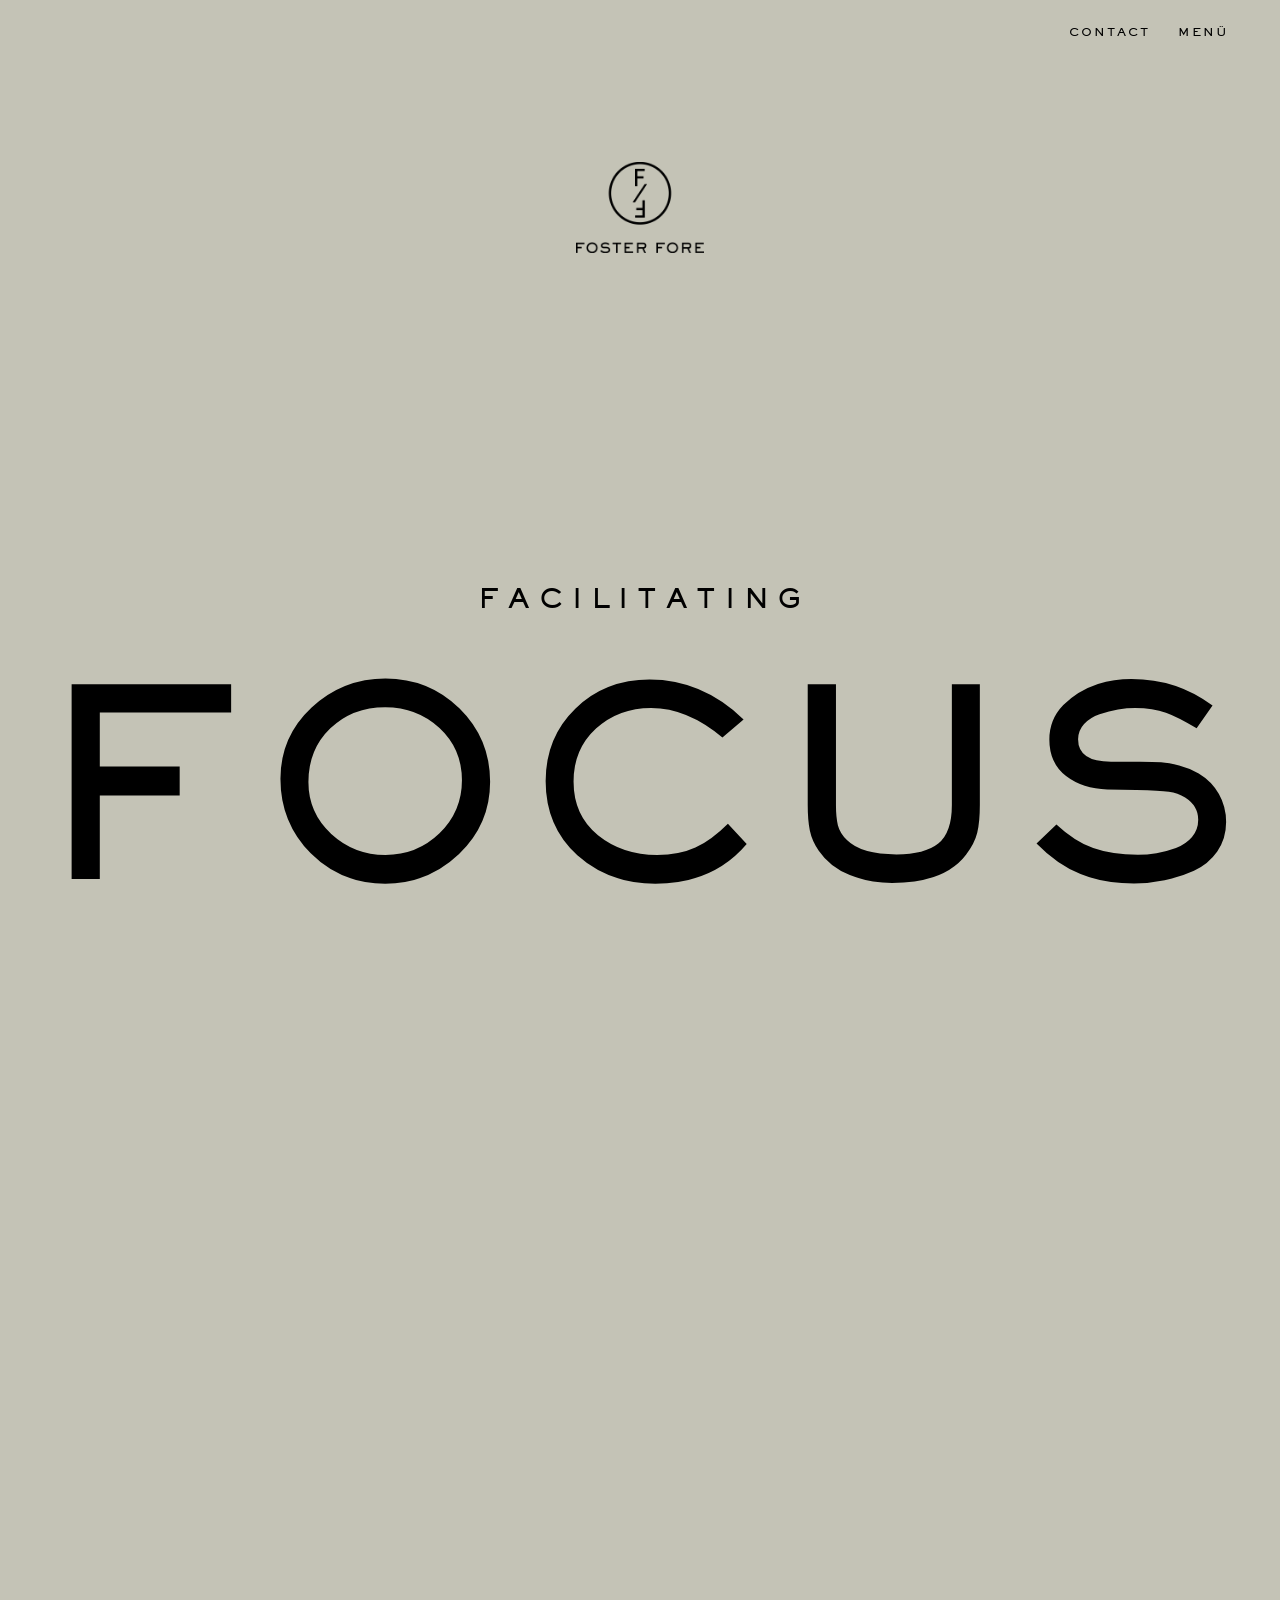
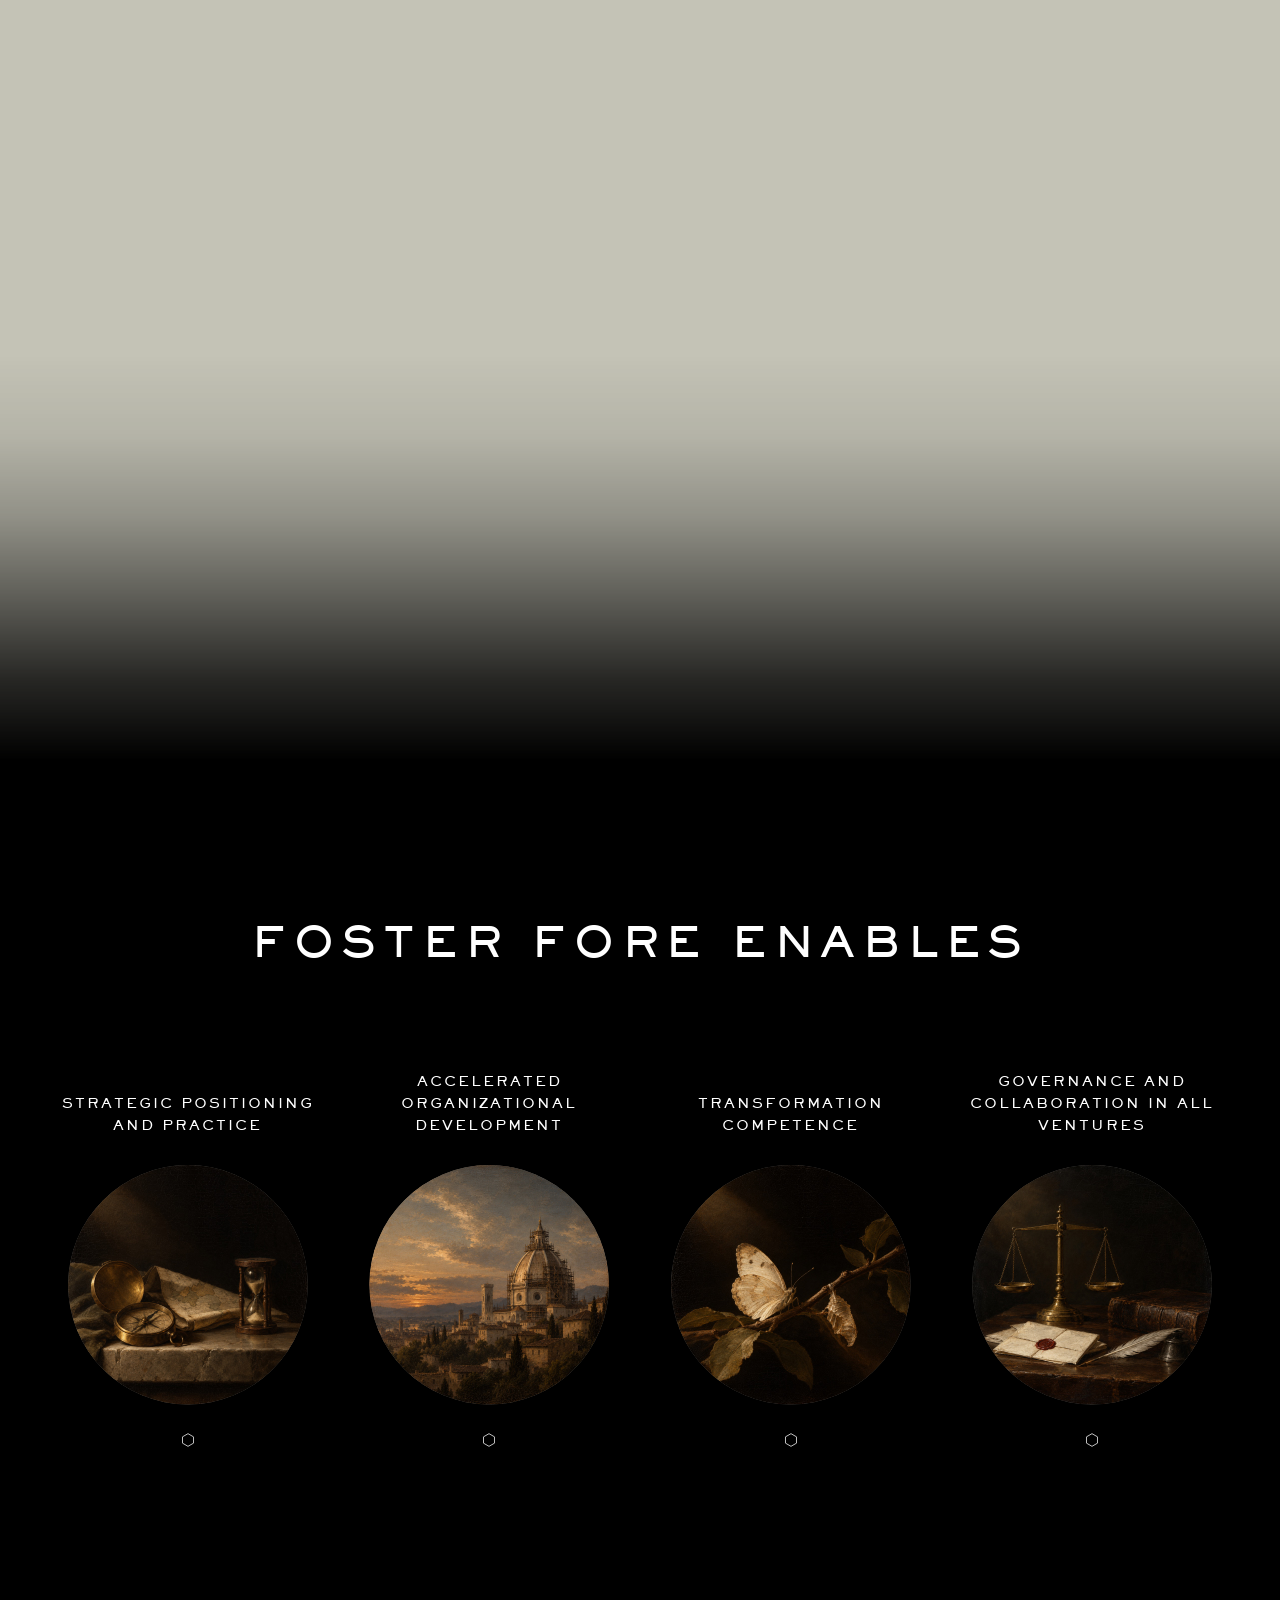
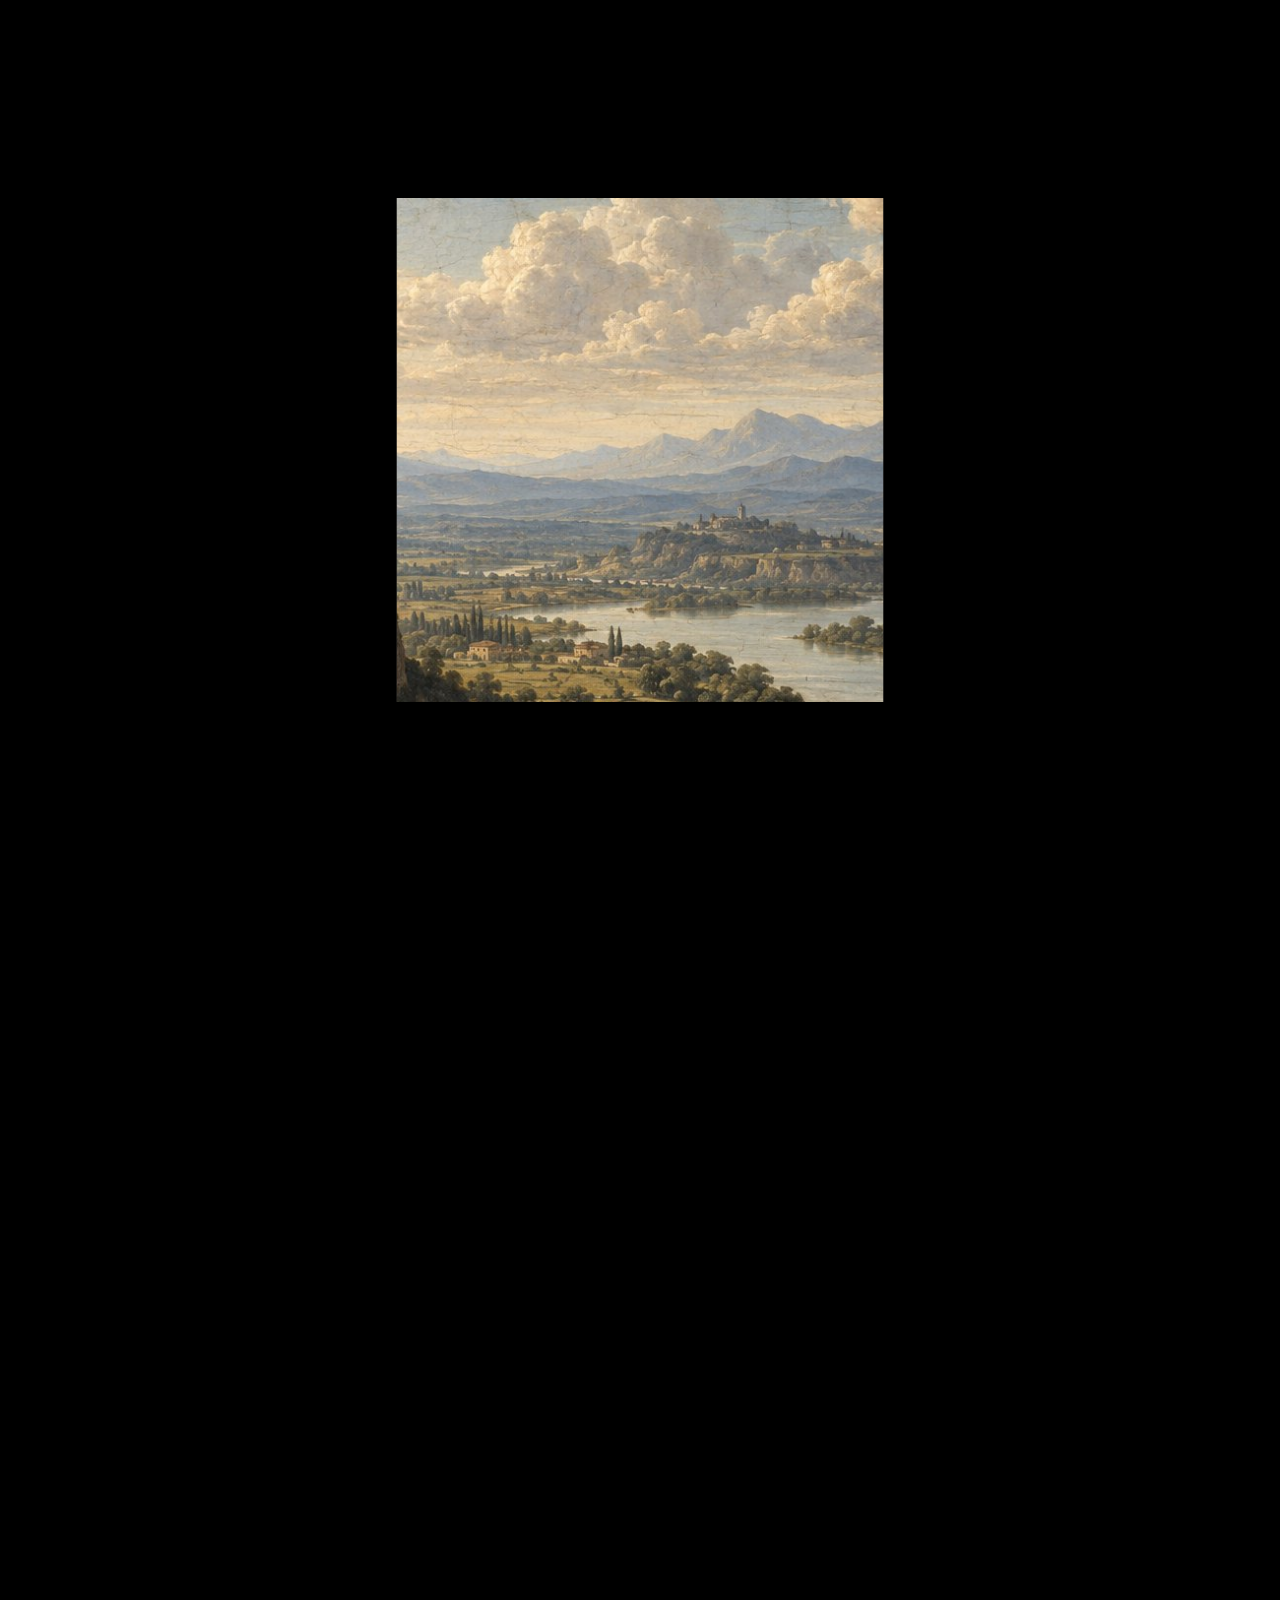
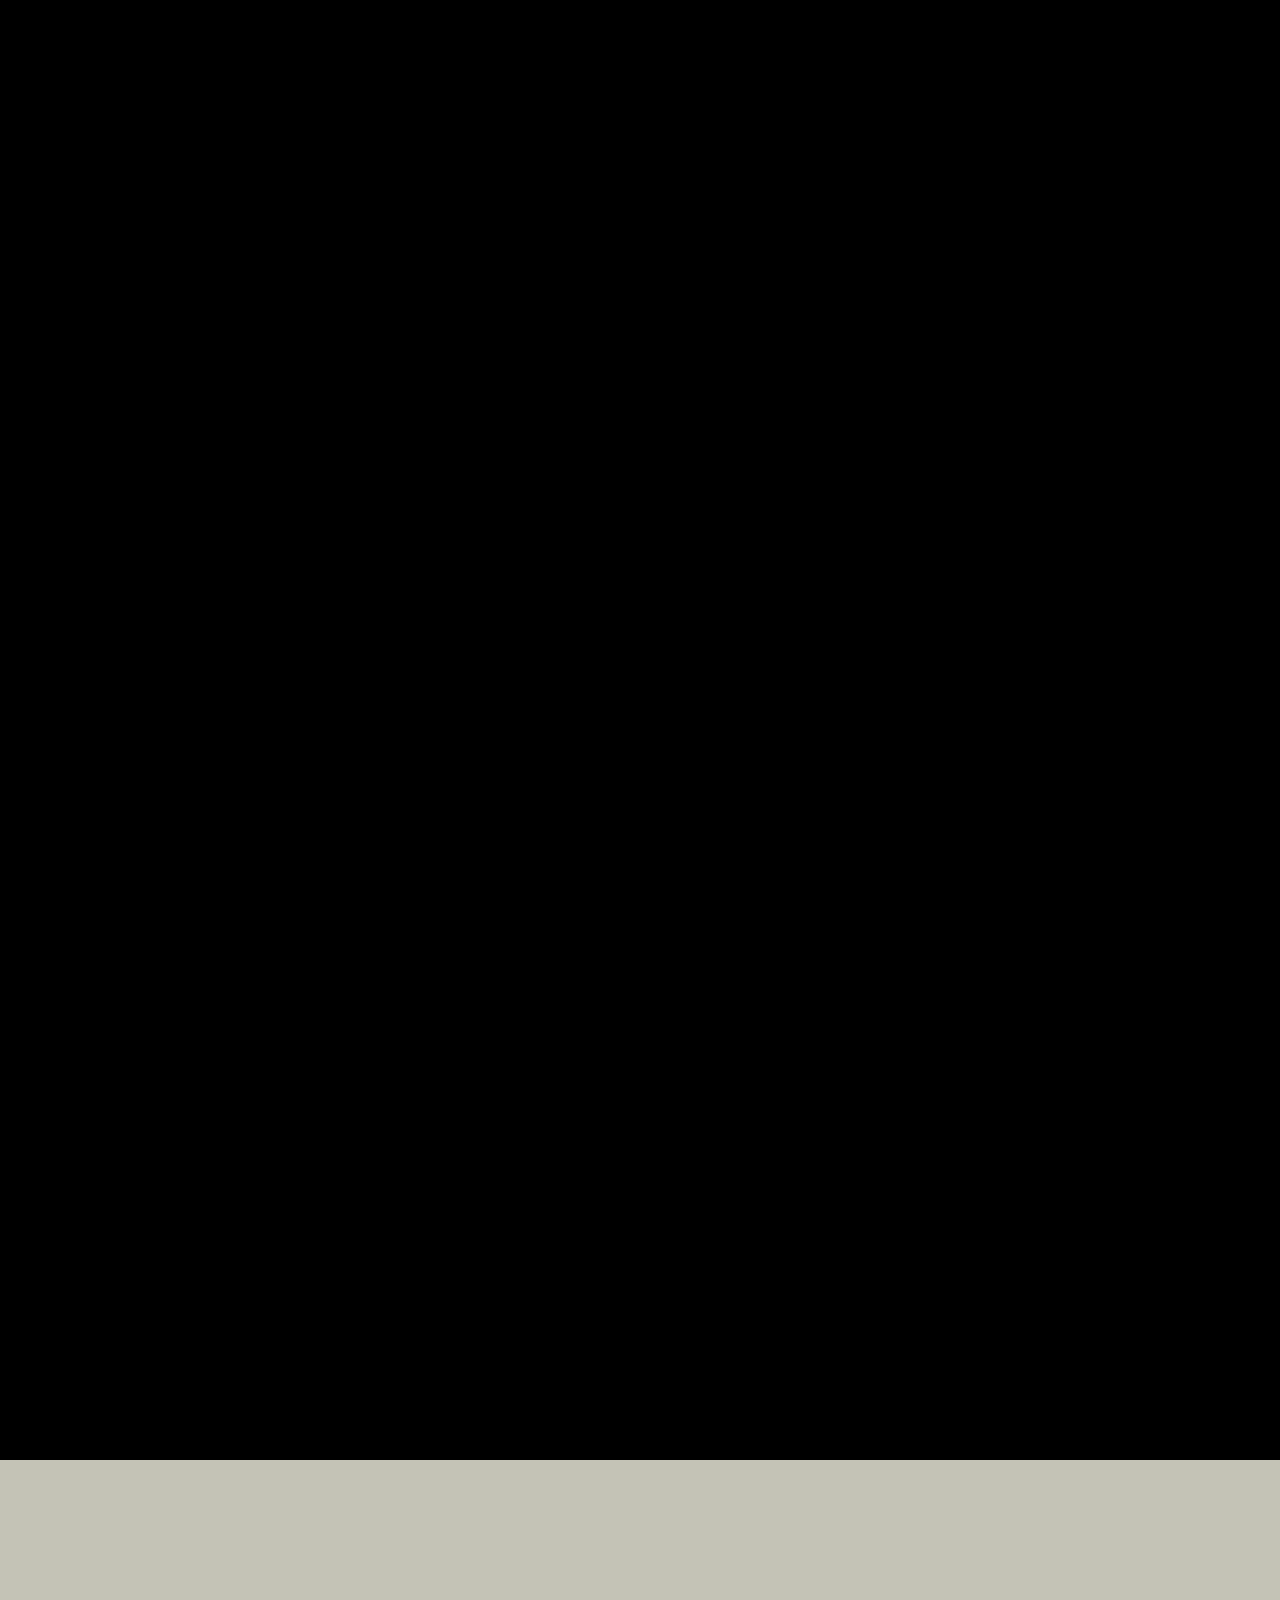
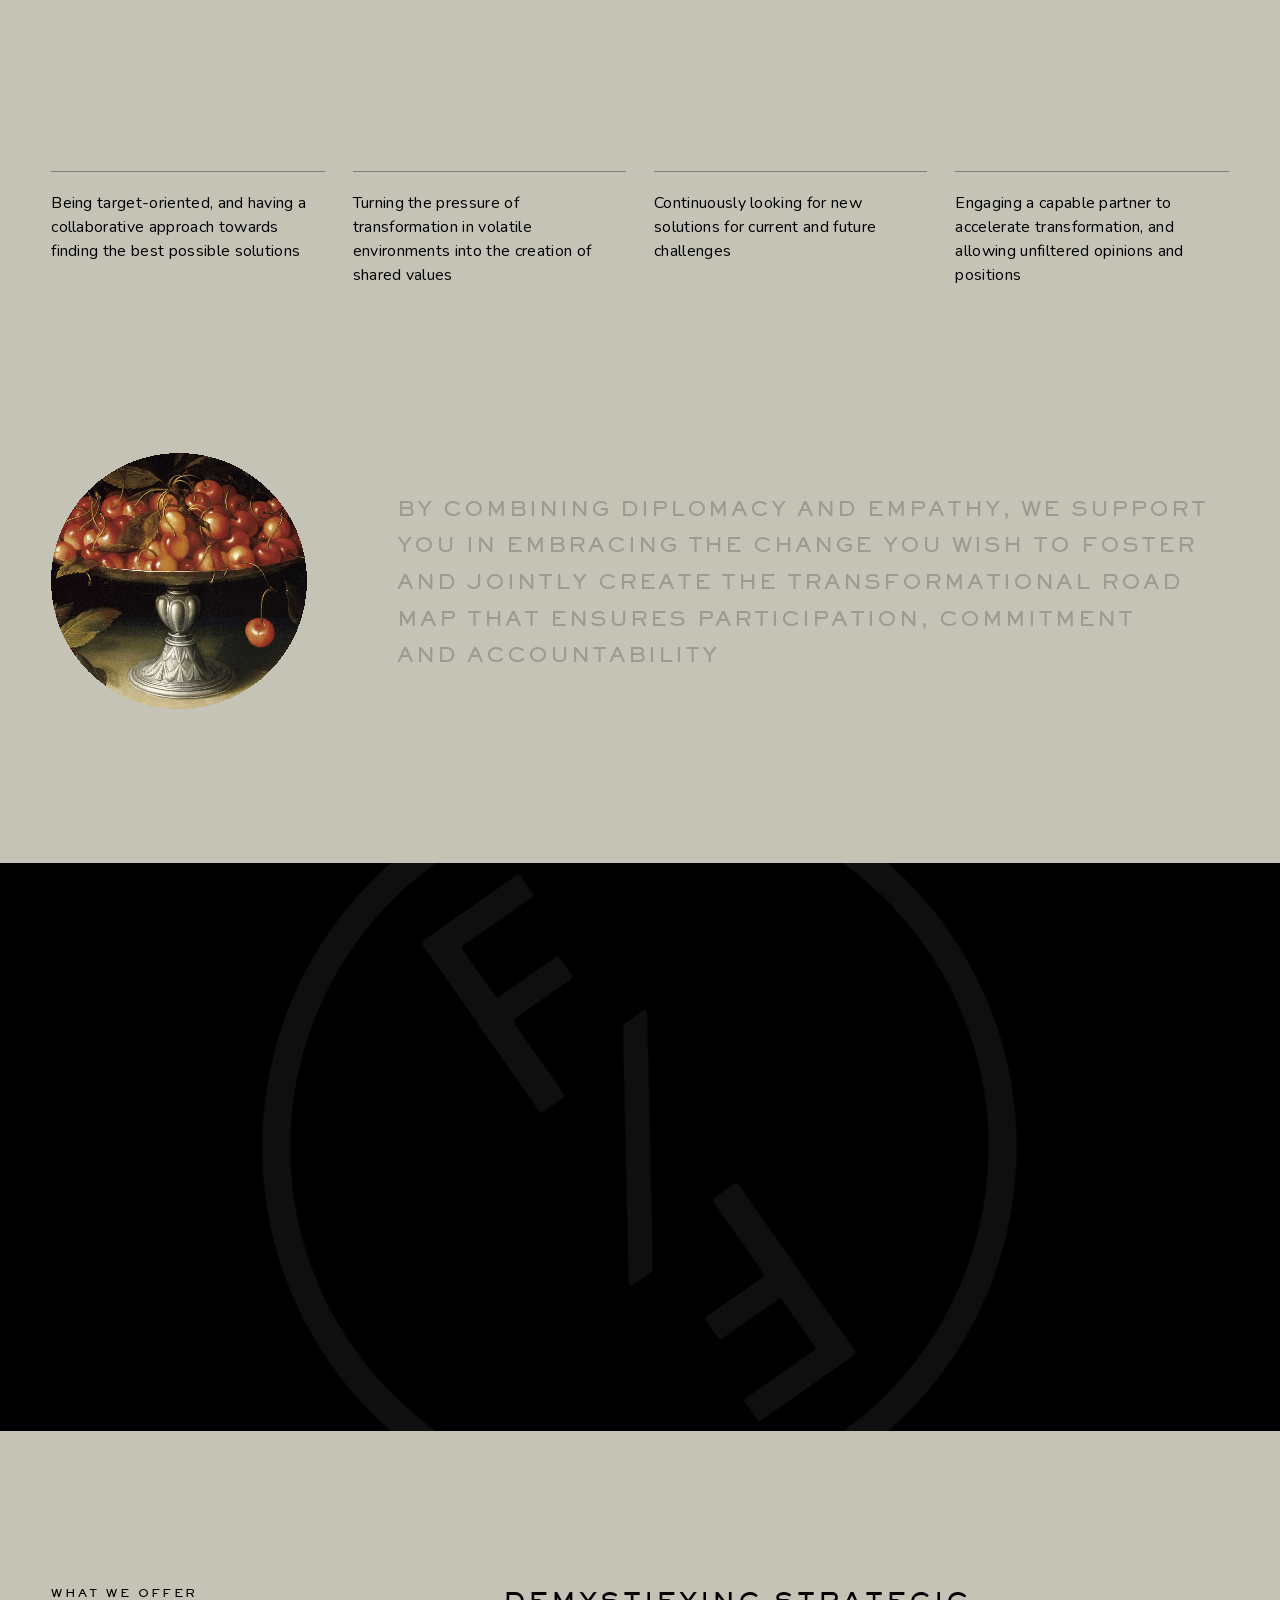
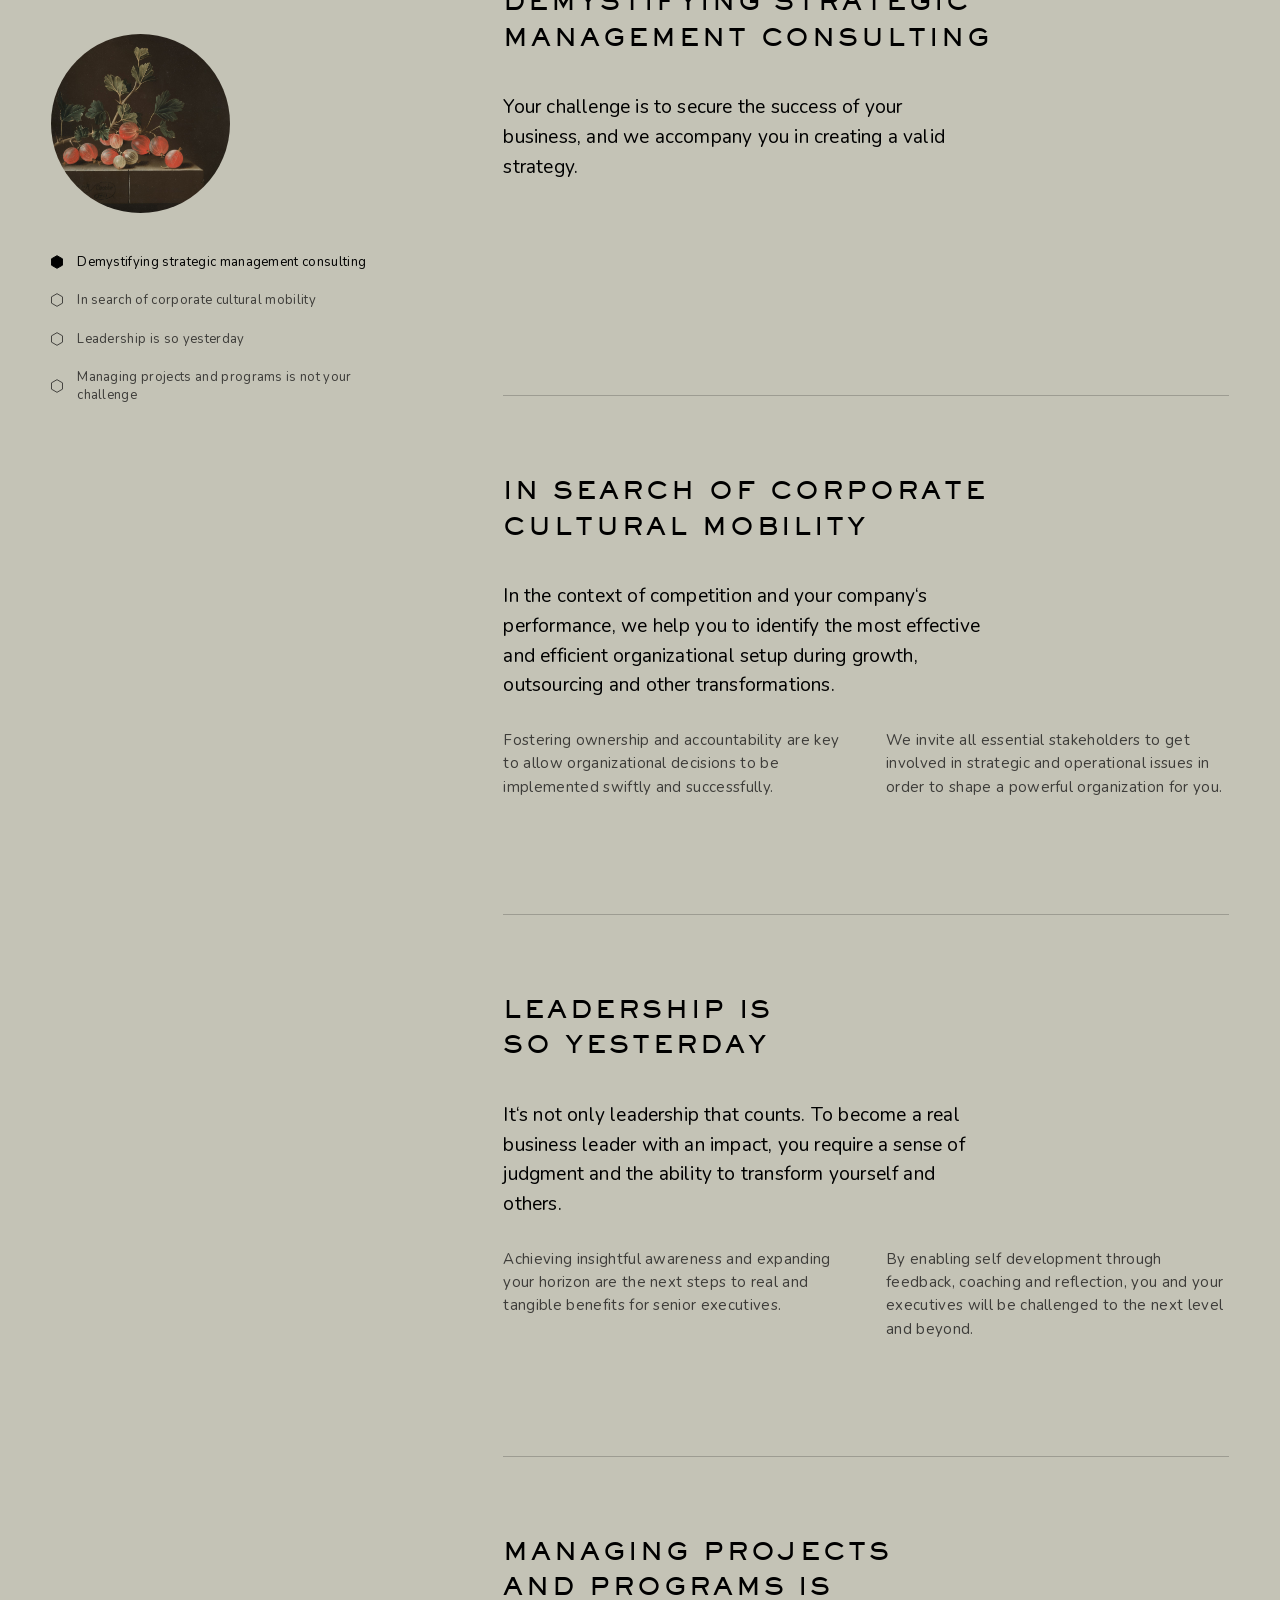
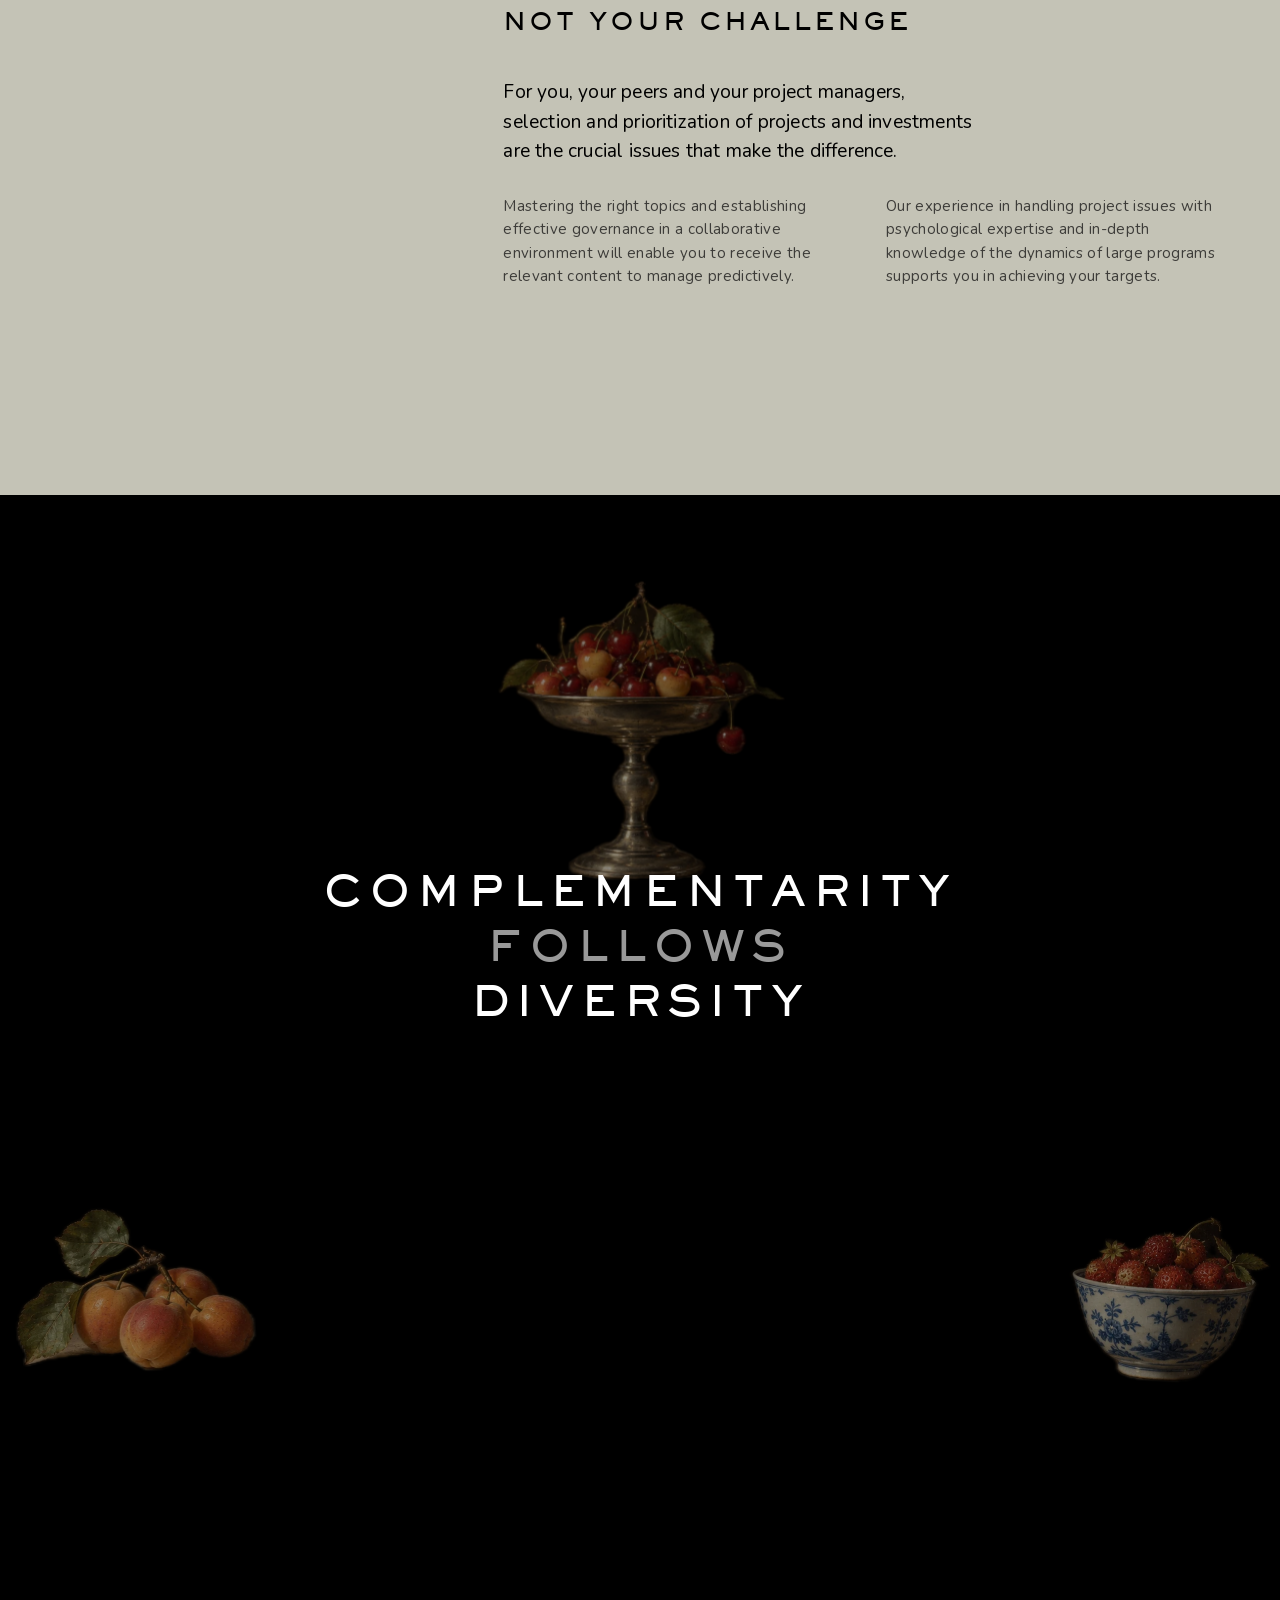
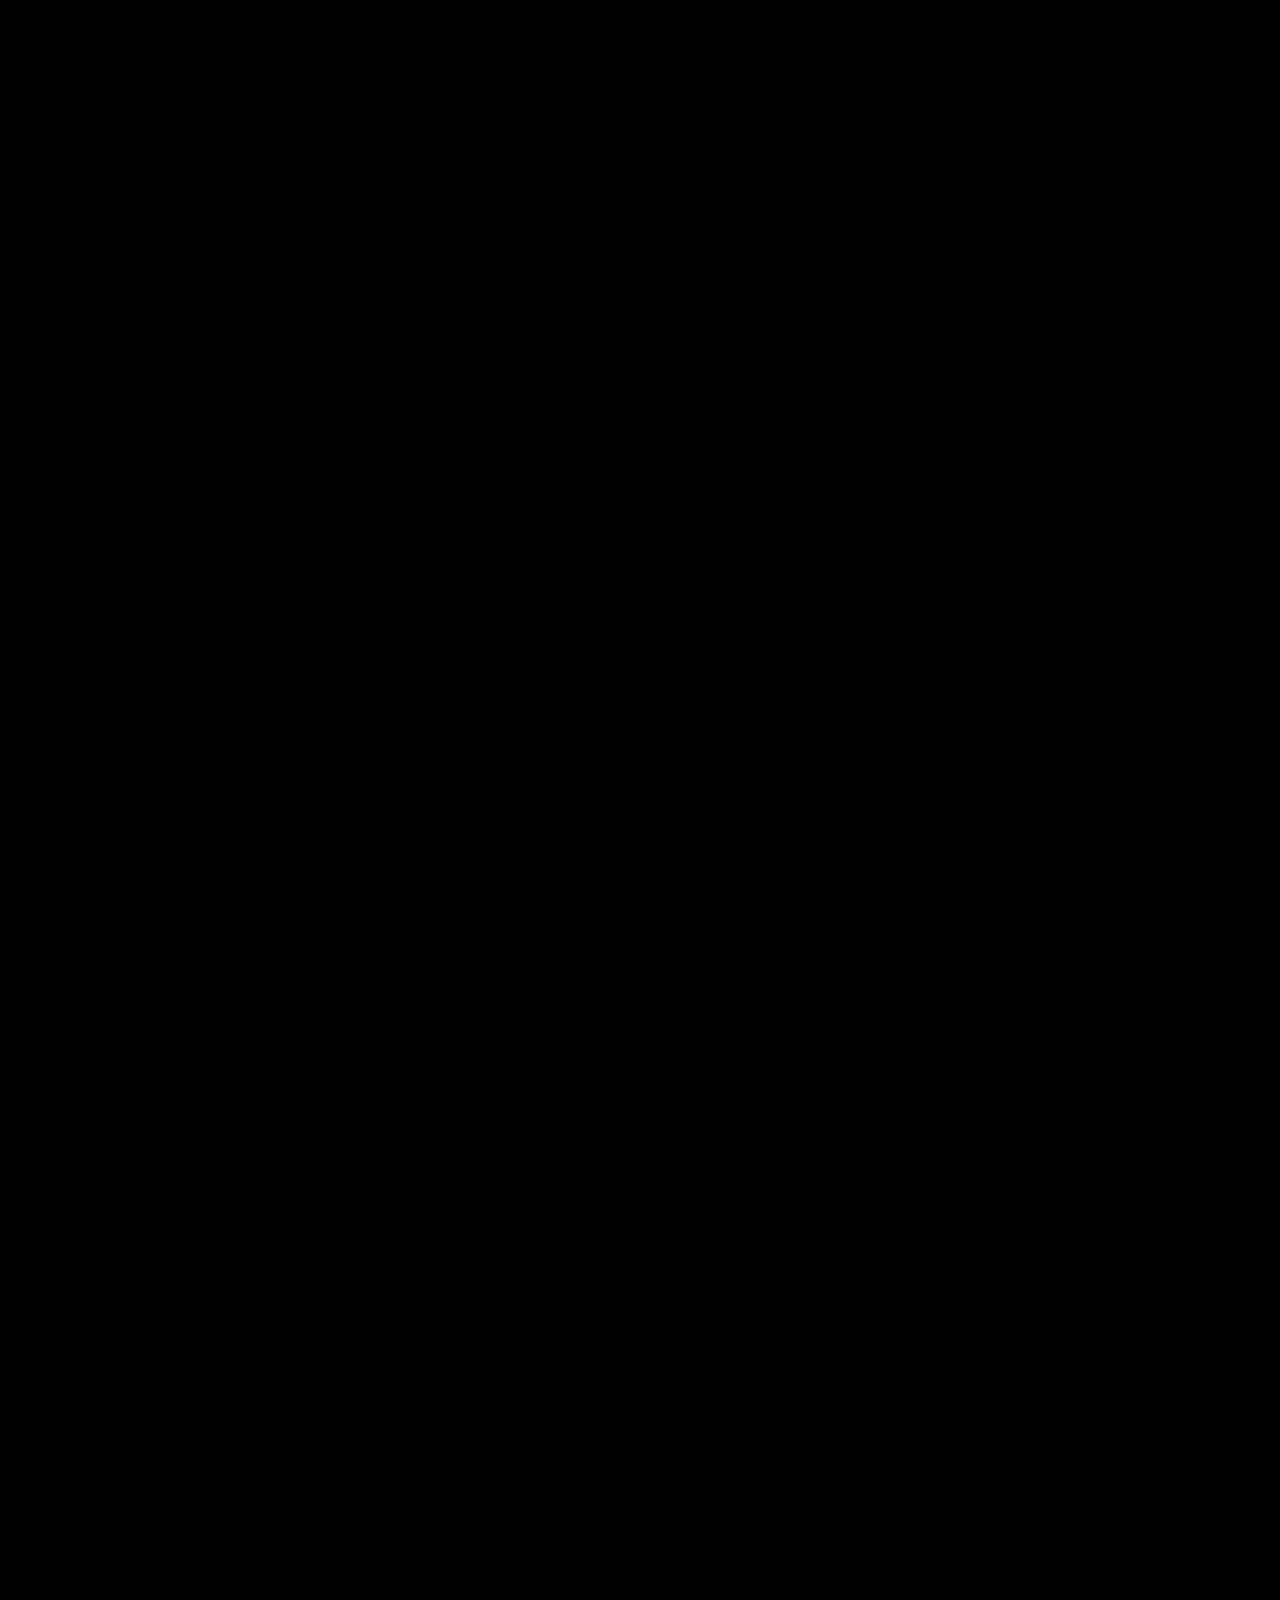
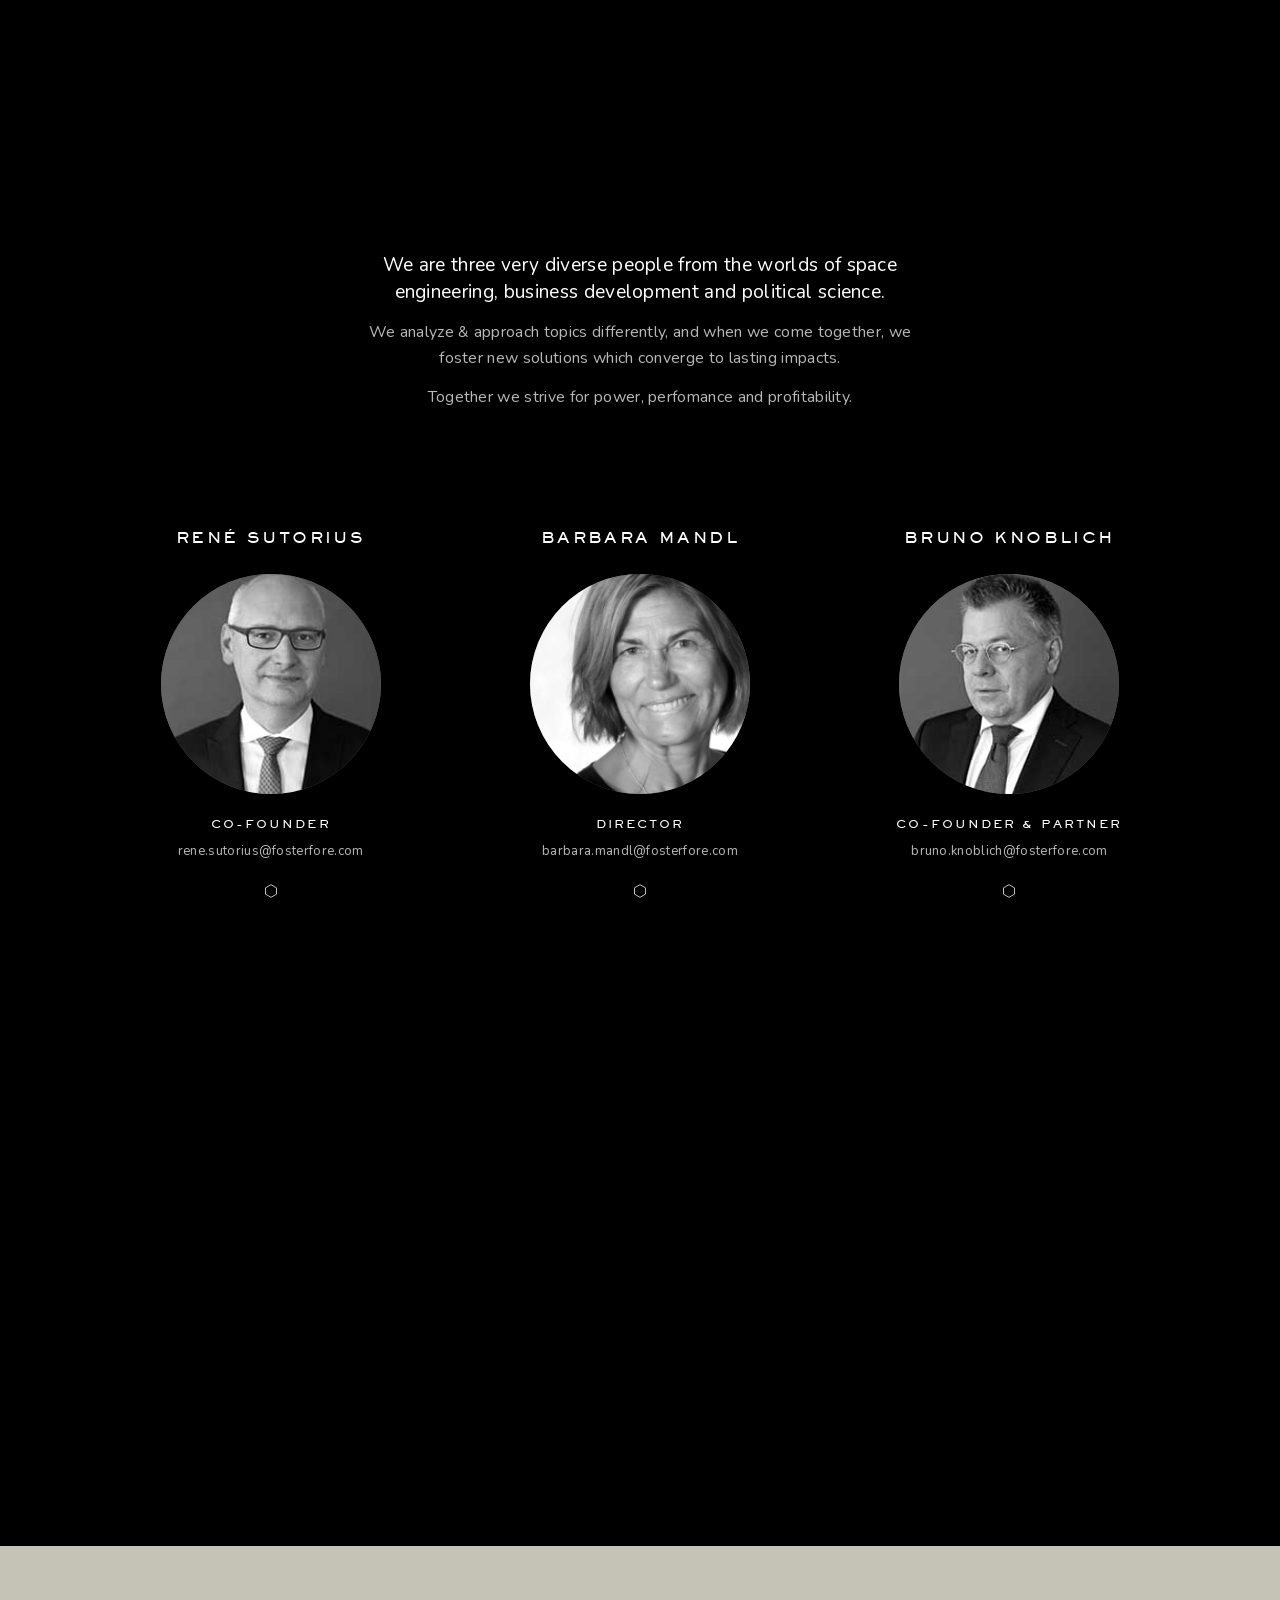
<file: index.html>
<!doctype html>
<html lang="en">
<head>
  <meta charset="utf-8">
  <meta name="robots" content="noindex, nofollow">
  <meta name="viewport" content="width=device-width, initial-scale=1">
  <title>Foster Fore</title>
  <meta name="description" content="Foster Fore GmbH, Stuttgart. Facilitating focus.">
  <meta name="theme-color" content="#c4c3b6">
  <meta property="og:title" content="Foster Fore">
  <meta property="og:description" content="Facilitating focus.">
  <meta property="og:image" content="https://www.fosterfore.com/assets/og-image.jpg">
  <link rel="icon" href="assets/favicon.ico">
  <link rel="preload" href="assets/fonts/sackers/2ED82A_0_0.woff2" as="font" type="font/woff2" crossorigin>
  <link rel="stylesheet" href="assets/fonts/sackers/MyFontsWebfontsKit.css">
  <link rel="stylesheet" href="assets/fonts/fonts.css">
  <link rel="stylesheet" href="assets/css/styles.css?v=26">
  <link rel="stylesheet" href="assets/css/motion.css?v=26">
</head>
<body>
  <a class="skip" href="#main">Skip to content</a>

  <!-- Hexagon (sekundäre Markenform), einmal definiert -->
  <svg width="0" height="0" style="position:absolute" aria-hidden="true">
    <symbol id="hex" viewBox="0 0 14 16"><polygon points="7,0.6 13.4,4.3 13.4,11.7 7,15.4 0.6,11.7 0.6,4.3" /></symbol>
  </svg>

  <!-- ============ Kopfzeile: Logo links, Links rechts ============ -->
  <header class="nav" data-nav>
    <a class="nav__brand" href="#foster-fore" aria-label="Foster Fore"><span class="logo-mark" aria-hidden="true"></span></a>
    <div class="nav__right">
      <a class="nav__link nav__link--contact" href="#contact">Contact</a>
      <button class="nav__link nav__toggle" type="button" aria-expanded="false" aria-controls="menu" data-menu-toggle>Menü</button>
    </div>
    <span class="nav__progress" aria-hidden="true"></span>
  </header>

  <div class="menu" id="menu" data-menu hidden>
    <nav aria-label="Main">
      <a href="#foster-fore">Foster Fore</a>
      <a href="#our-clients">Our Clients</a>
      <a href="#what-we-offer">What We Offer</a>
      <a href="#who-we-are">Who we are</a>
      <a href="#contact">Contact</a>
    </nav>
  </div>

  <main id="main">

    <!-- ============ 1 · Hero: das Prunkstillleben setzt sich aus seinen Teilen zusammen ============
         Nachbau des Gemäldes von fosterfore.com, in Tiefen-Ebenen zerlegt (Hintergrund, Mittelgrund, Vordergrund).
         Beim Scrollen fliegen die Teile aus allen Tiefen an ihren Platz, "FOCUS" rückt darüber.
         Danach wächst das Gemälde auf volle Bildschirmgröße, der Titel steht hell in der Mitte,
         und der dunkle Raum "FOSTER FORE ENABLES" schiebt sich darüber. -->
    <section class="hero" id="foster-fore" data-hero>
      <div class="hero__sticky">
        <div class="hero__cluster">
          <span class="logo-full hero__logo" role="img" aria-label="Foster Fore"></span>
        </div>
        <div class="hero__stage" aria-hidden="true">
          <picture class="hero__plate">
            <source srcset="assets/img/hero/plate.webp" type="image/webp">
            <img src="assets/img/hero/plate.jpg" alt="" width="1536" height="1024">
          </picture>
          <img class="hero__piece" data-g="back" data-cx="0.1152" data-cy="0.2539" style="left:0.000%;top:2.344%;width:23.047%" src="assets/img/hero/melon.webp" alt="" width="354" height="472">
          <img class="hero__piece" data-g="mid" data-cx="0.1273" data-cy="0.498" style="left:0.000%;top:41.113%;width:25.456%" src="assets/img/hero/oysters.webp" alt="" width="391" height="178">
          <img class="hero__piece" data-g="mid" data-cx="0.3161" data-cy="0.5322" style="left:24.805%;top:42.285%;width:13.607%" src="assets/img/hero/redgrapes.webp" alt="" width="209" height="224">
          <img class="hero__piece" data-g="mid" data-cx="0.4294" data-cy="0.3579" style="left:26.693%;top:0.000%;width:32.487%" src="assets/img/hero/nautilus.webp" alt="" width="499" height="733">
          <img class="hero__piece" data-g="mid" data-cx="0.7451" data-cy="0.3833" style="left:49.023%;top:0.000%;width:50.977%" src="assets/img/hero/fruitdish.webp" alt="" width="783" height="785">
          <img class="hero__piece" data-g="front" data-cx="0.2197" data-cy="0.7832" style="left:0.000%;top:56.641%;width:43.945%" src="assets/img/hero/lobster.webp" alt="" width="675" height="444">
          <img class="hero__piece" data-g="front" data-cx="0.6071" data-cy="0.729" style="left:41.081%;top:48.145%;width:39.258%" src="assets/img/hero/tray.webp" alt="" width="603" height="507">
          <img class="hero__piece" data-g="front" data-cx="0.8522" data-cy="0.6978" style="left:70.443%;top:55.176%;width:29.557%" src="assets/img/hero/bowl.webp" alt="" width="454" height="299">
          <img class="hero__piece" data-g="front" data-cx="0.9036" data-cy="0.8481" style="left:80.729%;top:71.875%;width:19.271%" src="assets/img/hero/grapes.webp" alt="" width="296" height="265">
          <picture class="hero__master">
            <source srcset="assets/img/hero/master.webp" type="image/webp">
            <img src="assets/img/hero/master.jpg" alt="" width="1536" height="1024">
          </picture>
          <span class="hero__veil"></span>
          <span class="hero__frame"><i></i><i></i><i></i><i></i></span>
        </div>
        <h1 class="hero__title">
          <span class="hero__small line"><span>FACILITATING</span></span>
          <span class="hero__mono line"><span>FOCUS</span></span>
        </h1>
      </div>
    </section>

    <!-- ============ 2 · Foster Fore enables (dunkler Raum, Vignetten) ============ -->
    <section class="room enables" data-enables>
      <h2 class="section-title reveal">FOSTER FORE ENABLES</h2>
      <ol class="vignettes">
        <li class="vignette reveal">
          <p class="vignette__caption">Strategic positioning and practice</p>
          <div class="vignette__img"><img src="assets/img/vignette-compass.jpg" alt="" width="960" height="960" loading="lazy"></div>
          <svg class="hex" aria-hidden="true"><use href="#hex"/></svg>
        </li>
        <li class="vignette reveal">
          <p class="vignette__caption">Accelerated organizational development</p>
          <div class="vignette__img"><img src="assets/img/vignette-scaffold.jpg" alt="" width="960" height="960" loading="lazy"></div>
          <svg class="hex" aria-hidden="true"><use href="#hex"/></svg>
        </li>
        <li class="vignette reveal">
          <p class="vignette__caption">Transformation competence</p>
          <div class="vignette__img"><img src="assets/img/vignette-butterfly.jpg" alt="" width="960" height="960" loading="lazy"></div>
          <svg class="hex" aria-hidden="true"><use href="#hex"/></svg>
        </li>
        <li class="vignette reveal">
          <p class="vignette__caption">Governance and collaboration in all ventures</p>
          <div class="vignette__img"><img src="assets/img/vignette-scale.jpg" alt="" width="960" height="960" loading="lazy"></div>
          <svg class="hex" aria-hidden="true"><use href="#hex"/></svg>
        </li>
      </ol>
    </section>

    <!-- ============ 3 · Höhepunkt: Gemälde öffnet sich, Karte schwebt darüber ============ -->
    <section class="unframe" aria-label="Striving for sustainable success">
      <div class="unframe__sticky">
        <div class="unframe__window">
          <img src="assets/img/landscape.jpg" alt="" width="1536" height="1024" loading="lazy">
        </div>
        <div class="unframe__card">
          <p class="unframe__title" data-words>
            <span class="line"><span class="uw">STRIVING</span> <span class="uw">FOR</span></span>
            <span class="line"><span class="uw">SUSTAINABLE</span> <span class="uw">SUCCESS</span></span>
          </p>
          <svg class="hex unframe__hex" aria-hidden="true"><use href="#hex"/></svg>
        </div>
      </div>
    </section>

    <!-- ============ 4 · Our clients ============ -->
    <section class="clients" id="our-clients">
      <h2 class="section-title reveal">OUR CLIENTS ARE SUCCESSFUL</h2>
      <ul class="statements">
        <li class="reveal">Being target-oriented, and having a collaborative approach towards finding the best possible solutions</li>
        <li class="reveal">Turning the pressure of transformation in volatile environments into the creation of shared values</li>
        <li class="reveal">Continuously looking for new solutions for current and future challenges</li>
        <li class="reveal">Engaging a capable partner to accelerate transformation, and allowing unfiltered opinions and positions</li>
      </ul>
      <div class="clients__coda">
        <div class="clients__circle reveal" aria-hidden="true">
          <img src="assets/img/still-life-cherries.jpg" alt="" width="1600" height="1156" loading="lazy">
        </div>
        <blockquote class="clients__quote reveal" data-ink>
          <p>By combining diplomacy and empathy, we support you in embracing the change you wish to foster and jointly create the transformational road map that ensures participation, commitment and accountability</p>
        </blockquote>
      </div>
    </section>

    <!-- ============ 5 · Delivering (dunkler Raum) ============ -->
    <section class="room delivering">
      <span class="logo-mark delivering__mark" aria-hidden="true"></span>
      <p class="delivering__title">
        <span class="line"><span>DELIVERING OUTSTANDING RESULTS</span></span>
        <span class="line"><span>TOGETHER WITH YOU</span></span>
      </p>
    </section>

    <!-- ============ 6 · What we offer ============ -->
    <section class="offer" id="what-we-offer">
      <div class="offer__grid">
        <aside class="offer__index" aria-label="What We Offer">
          <div class="offer__sticky">
            <p class="label">What We Offer</p>
            <div class="offer__circle" aria-hidden="true">
              <img src="assets/img/coorte-gooseberries.jpg" alt="" width="1400" height="1814" loading="lazy">
            </div>
            <ol class="offer__nav">
              <li><a href="#offer-1" data-offer-link="offer-1"><svg class="hex" aria-hidden="true"><use href="#hex"/></svg><span>Demystifying strategic management consulting</span></a></li>
              <li><a href="#offer-2" data-offer-link="offer-2"><svg class="hex" aria-hidden="true"><use href="#hex"/></svg><span>In search of corporate cultural mobility</span></a></li>
              <li><a href="#offer-3" data-offer-link="offer-3"><svg class="hex" aria-hidden="true"><use href="#hex"/></svg><span>Leadership is so yesterday</span></a></li>
              <li><a href="#offer-4" data-offer-link="offer-4"><svg class="hex" aria-hidden="true"><use href="#hex"/></svg><span>Managing projects and programs is not your challenge</span></a></li>
            </ol>
          </div>
        </aside>

        <div class="offer__chapters">
          <article class="chapter" id="offer-1" data-offer>
            <h3 class="chapter__title reveal"><span class="chapter__mask">Demystifying strategic management consulting</span></h3>
            <p class="chapter__lead reveal">Your challenge is to secure the success of your business, and we accompany you in creating a valid strategy.</p>
            <div class="chapter__body">
              <p class="reveal">Strategic positioning and implementation of decisions are the principle management disciplines.</p>
              <p class="reveal">Together with you, we mobilize your environment to sharing the responsibility of implementing strategic measures.</p>
            </div>
          </article>

          <article class="chapter" id="offer-2" data-offer>
            <h3 class="chapter__title reveal"><span class="chapter__mask">In search of corporate cultural mobility</span></h3>
            <p class="chapter__lead reveal">In the context of competition and your company‘s performance, we help you to identify the most effective and efficient organizational setup during growth, outsourcing and other transformations.</p>
            <div class="chapter__body">
              <p class="reveal">Fostering ownership and accountability are key to allow organizational decisions to be implemented swiftly and successfully.</p>
              <p class="reveal">We invite all essential stakeholders to get involved in strategic and operational issues in order to shape a powerful organization for you.</p>
            </div>
          </article>

          <article class="chapter" id="offer-3" data-offer>
            <h3 class="chapter__title reveal"><span class="chapter__mask">Leadership is so yesterday</span></h3>
            <p class="chapter__lead reveal">It‘s not only leadership that counts. To become a real business leader with an impact, you require a sense of judgment and the ability to transform yourself and others.</p>
            <div class="chapter__body">
              <p class="reveal">Achieving insightful awareness and expanding your horizon are the next steps to real and tangible benefits for senior executives.</p>
              <p class="reveal">By enabling self development through feedback, coaching and reflection, you and your executives will be challenged to the next level and beyond.</p>
            </div>
          </article>

          <article class="chapter" id="offer-4" data-offer>
            <h3 class="chapter__title reveal"><span class="chapter__mask">Managing projects and programs is not your challenge</span></h3>
            <p class="chapter__lead reveal">For you, your peers and your project managers, selection and prioritization of projects and investments are the crucial issues that make the difference.</p>
            <div class="chapter__body">
              <p class="reveal">Mastering the right topics and establishing effective governance in a collaborative environment will enable you to receive the relevant content to manage predictively.</p>
              <p class="reveal">Our experience in handling project issues with psychological expertise and in-depth knowledge of the dynamics of large programs supports you in achieving your targets.</p>
            </div>
          </article>
        </div>
      </div>
    </section>

    <!-- ============ 8 · Signature: das komponierte Stillleben ============
         Ein einziges Gemälde (Master), zerlegt in Bühne + drei Objekte.
         Beim Scrollen kehren die Objekte an ihre exakte Stelle zurück. -->
    <section class="room assembly" id="who-we-are" aria-labelledby="team-title" data-assembly>
      <div class="assembly__sticky">
        <h2 class="section-title assembly__title" id="team-title">
          <span>COMPLEMENTARITY</span>
          <span>FOLLOWS</span>
          <span>DIVERSITY</span>
        </h2>
        <div class="assembly__stage" aria-hidden="true">
          <picture class="assembly__plate">
            <source srcset="assets/img/assembly/plate.webp" type="image/webp">
            <img src="assets/img/assembly/plate.jpg" alt="" width="1536" height="1024" loading="lazy">
          </picture>
          <img class="assembly__patch" data-patch="apricots" src="assets/img/assembly/apricots-patch.webp" alt="" width="690" height="479" loading="lazy">
          <img class="assembly__patch" data-patch="tazza" src="assets/img/assembly/tazza-patch.webp" alt="" width="872" height="811" loading="lazy">
          <img class="assembly__patch" data-patch="bowl" src="assets/img/assembly/bowl-patch.webp" alt="" width="520" height="481" loading="lazy">
          <span class="assembly__light"></span>
          <img class="assembly__obj" data-obj="apricots" src="assets/img/assembly/apricots.webp" alt="" width="416" height="294" loading="lazy">
          <img class="assembly__obj" data-obj="tazza" src="assets/img/assembly/tazza.webp" alt="" width="600" height="627" loading="lazy">
          <img class="assembly__obj" data-obj="bowl" src="assets/img/assembly/bowl.webp" alt="" width="350" height="296" loading="lazy">
          <span class="assembly__frame"><i></i><i></i><i></i><i></i></span>
        </div>
      </div>
    </section>

    <!-- ============ 9 · Who we are (dunkler Raum, Kreis-Porträts) ============
         Beim Weiterscrollen lösen sich die drei Porträts, finden sich zur Dreiheit
         und ziehen sich im Kontakt zum Ring des Logos zusammen. -->
    <section class="room team" data-team>
      <div class="team__text">
        <p class="reveal">We are three very diverse people from the worlds of space engineering, business development and political science.</p>
        <p class="reveal">We analyze &amp; approach topics differently, and when we come together, we foster new solutions which converge to lasting impacts.</p>
        <p class="reveal">Together we strive for power, perfomance and profitability.</p>
      </div>

      <div class="team__grid">
        <article class="person reveal">
          <h3 class="person__name">RENÉ SUTORIUS</h3>
          <div class="person__photo">
            <img src="assets/team/rene-sutorius.jpg" alt="René Sutorius" width="210" height="276" loading="lazy">
            <img class="person__smile" src="assets/team/rene-sutorius-smile.jpg" alt="" width="210" height="276" loading="lazy">
          </div>
          <p class="person__role">CO-FOUNDER</p>
          <a class="person__mail" href="mailto:rene.sutorius@fosterfore.com">rene.sutorius@fosterfore.com</a>
          <svg class="hex" aria-hidden="true"><use href="#hex"/></svg>
        </article>
        <article class="person reveal">
          <h3 class="person__name">BARBARA MANDL</h3>
          <div class="person__photo">
            <img src="assets/team/barbara-mandl.jpg" alt="Barbara Mandl" width="199" height="276" loading="lazy">
            <img class="person__smile" src="assets/team/barbara-mandl-smile.jpg" alt="" width="199" height="276" loading="lazy">
          </div>
          <p class="person__role">DIRECTOR</p>
          <a class="person__mail" href="mailto:barbara.mandl@fosterfore.com">barbara.mandl@fosterfore.com</a>
          <svg class="hex" aria-hidden="true"><use href="#hex"/></svg>
        </article>
        <article class="person reveal">
          <h3 class="person__name">BRUNO KNOBLICH</h3>
          <div class="person__photo">
            <img src="assets/team/bruno-knoblich.jpg" alt="Bruno Knoblich" width="210" height="276" loading="lazy">
            <img class="person__smile" src="assets/team/bruno-knoblich-smile.jpg" alt="" width="210" height="276" loading="lazy">
          </div>
          <p class="person__role">CO-FOUNDER &amp; PARTNER</p>
          <a class="person__mail" href="mailto:bruno.knoblich@fosterfore.com">bruno.knoblich@fosterfore.com</a>
          <svg class="hex" aria-hidden="true"><use href="#hex"/></svg>
        </article>
      </div>
    </section>

    <!-- ============ 10 · Contact (liegt unter der Seite) ============ -->
    <section class="contact" id="contact">
      <div class="contact__cluster">
        <!-- Logo in seinen Original-Ebenen: Ring, F, Schrägstrich, gespiegeltes F, Schriftzug (zusammen = Original-Logo) -->
        <span class="contact__logo" role="img" aria-label="Foster Fore" data-unite-logo>
          <i class="logo-part logo-part--ring"></i><i class="logo-part logo-part--f1"></i><i class="logo-part logo-part--slash"></i><i class="logo-part logo-part--f2"></i><i class="logo-part logo-part--word"></i>
        </span>
        <h2 class="label reveal">CONTACT</h2>
        <address class="reveal">
          <p class="contact__company">Foster Fore GmbH</p>
          <p class="contact__address">Reuchlinstraße 27, 70176 Stuttgart, Germany</p>
        </address>
        <div class="contact__actions reveal">
          <a class="pill" href="mailto:forward@fosterfore.com">forward@fosterfore.com</a>
          <a class="ghost" href="tel:+49711490109150">+49 711 490 109 150</a>
        </div>
      </div>
      <footer class="contact__foot">
        <a class="ghost" href="impressum.html">IMPRESSUM</a>
      </footer>
    </section>
  </main>

  <!-- Die drei Porträts auf ihrem Weg zum Logo (nur Bewegung, wird von main.js gesteuert) -->
  <div class="unite" aria-hidden="true" data-unite>
    <span class="unite__c"><img src="assets/team/rene-sutorius.jpg" alt="" width="210" height="276"></span>
    <span class="unite__c"><img src="assets/team/barbara-mandl.jpg" alt="" width="199" height="276"></span>
    <span class="unite__c"><img src="assets/team/bruno-knoblich.jpg" alt="" width="210" height="276"></span>
  </div>

  <script src="assets/js/vendor/lenis.min.js" defer></script>
  <script src="assets/js/main.js?v=26" defer></script>
</body>
</html>
</file>
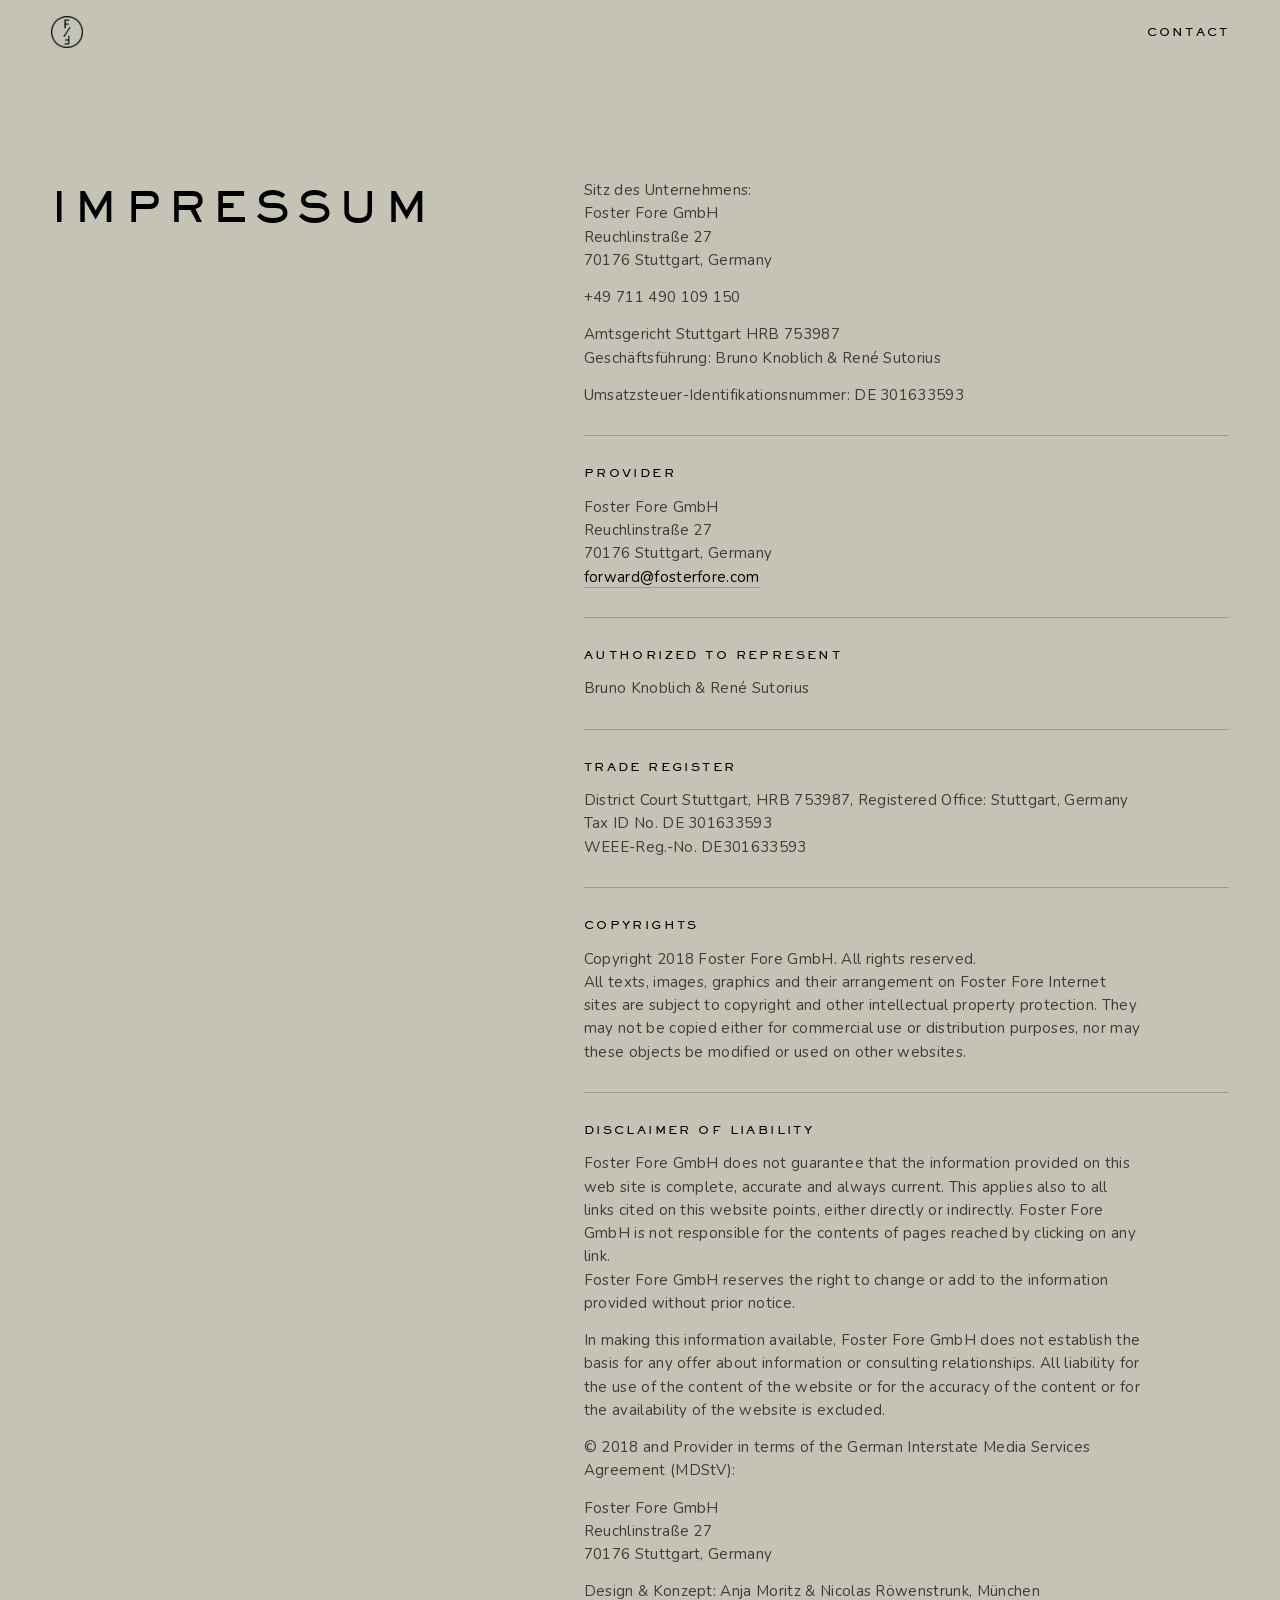
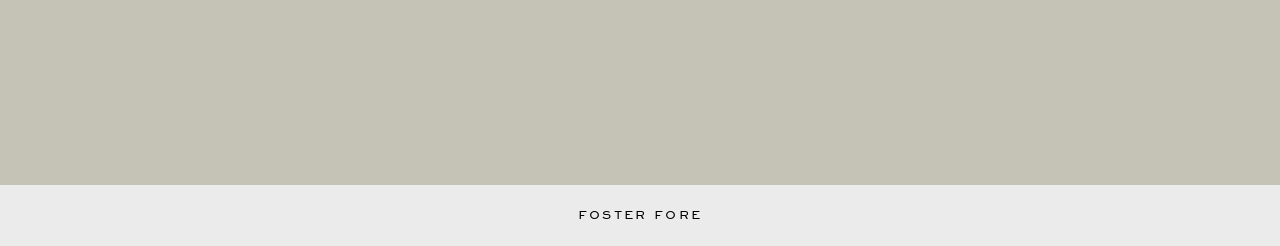
<file: impressum.html>
<!doctype html>
<html lang="de">
<head>
  <meta charset="utf-8">
  <meta name="viewport" content="width=device-width, initial-scale=1">
  <title>Impressum · Foster Fore</title>
  <meta name="robots" content="noindex">
  <meta name="theme-color" content="#c4c3b6">
  <link rel="icon" href="assets/favicon.ico">
  <link rel="preload" href="assets/fonts/sackers/2ED82A_0_0.woff2" as="font" type="font/woff2" crossorigin>
  <link rel="stylesheet" href="assets/fonts/sackers/MyFontsWebfontsKit.css">
  <link rel="stylesheet" href="assets/fonts/fonts.css">
  <link rel="stylesheet" href="assets/css/styles.css?v=26">
</head>
<body class="legal-page">
  <header class="nav is-scrolled">
    <a class="nav__brand" href="index.html" aria-label="Foster Fore"><span class="logo-mark" aria-hidden="true"></span></a>
    <div class="nav__right">
      <a class="nav__link" href="index.html#contact">Contact</a>
    </div>
  </header>

  <main class="legal">
    <div class="wrap legal__grid">
      <h1 class="section-title legal__title">Impressum</h1>
      <div class="legal__body">
        <section>
          <p>Sitz des Unternehmens:<br>Foster Fore GmbH<br>Reuchlinstraße 27<br>70176 Stuttgart, Germany</p>
          <p>+49 711 490 109 150</p>
          <p>Amtsgericht Stuttgart HRB 753987<br>Geschäftsführung: Bruno Knoblich &amp; René Sutorius</p>
          <p>Umsatzsteuer-Identifikationsnummer: DE 301633593</p>
        </section>
        <section>
          <h2 class="label">Provider</h2>
          <p>Foster Fore GmbH<br>Reuchlinstraße 27<br>70176 Stuttgart, Germany<br><a href="mailto:forward@fosterfore.com">forward@fosterfore.com</a></p>
        </section>
        <section>
          <h2 class="label">Authorized to represent</h2>
          <p>Bruno Knoblich &amp; René Sutorius</p>
        </section>
        <section>
          <h2 class="label">Trade Register</h2>
          <p>District Court Stuttgart, HRB 753987, Registered Office: Stuttgart, Germany<br>Tax ID No. DE 301633593<br>WEEE-Reg.-No. DE301633593</p>
        </section>
        <section>
          <h2 class="label">Copyrights</h2>
          <p>Copyright 2018 Foster Fore GmbH. All rights reserved.<br>All texts, images, graphics and their arrangement on Foster Fore Internet sites are subject to copyright and other intellectual property protection. They may not be copied either for commercial use or distribution purposes, nor may these objects be modified or used on other websites.</p>
        </section>
        <section>
          <h2 class="label">Disclaimer of liability</h2>
          <p>Foster Fore GmbH does not guarantee that the information provided on this web site is complete, accurate and always current. This applies also to all links cited on this website points, either directly or indirectly. Foster Fore GmbH is not responsible for the contents of pages reached by clicking on any link.<br>Foster Fore GmbH reserves the right to change or add to the information provided without prior notice.</p>
          <p>In making this information available, Foster Fore GmbH does not establish the basis for any offer about information or consulting relationships. All liability for the use of the content of the website or for the accuracy of the content or for the availability of the website is excluded.</p>
          <p>© 2018 and Provider in terms of the German Interstate Media Services Agreement (MDStV):</p>
          <p>Foster Fore GmbH<br>Reuchlinstraße 27<br>70176 Stuttgart, Germany</p>
          <p>Design &amp; Konzept: Anja Moritz &amp; Nicolas Röwenstrunk, München</p>
        </section>
      </div>
    </div>
  </main>

  <footer class="legal__foot">
    <a class="ghost" href="index.html">FOSTER FORE</a>
  </footer>
</body>
</html>
</file>
<file: assets/fonts/sackers/MyFontsWebfontsKit.css>
/**
 * @license
 * MyFonts Webfont Build ID 3069994, 2015-08-04T04:41:24-0400
 * 
 * The fonts listed in this notice are subject to the End User License
 * Agreement(s) entered into by the website owner. All other parties are 
 * explicitly restricted from using the Licensed Webfonts(s).
 * 
 * You may obtain a valid license at the URLs below.
 * 
 * Webfont: SackersGothicStd-Heavy by Monotype 
 * URL: http://www.myfonts.com/fonts/mti/sackers-gothic/std-heavy/
 * Copyright: Copyright 1994, 2003 Monotype Imaging, Inc. All rights reserved.
 * Licensed pageviews: 10,000
 * 
 * 
 * License: http://www.myfonts.com/viewlicense?type=web&buildid=3069994
 * 
 * © 2015 MyFonts Inc
*/


/* @import must be at top of file, otherwise CSS will not work */
@import url("//hello.myfonts.net/count/2ed82a");

  
@font-face {font-family: 'SackersGothicStd-Heavy';font-display: swap;src: url('2ED82A_0_0.woff2') format('woff2'),url('2ED82A_0_0.woff') format('woff');}
</file>
<file: assets/fonts/fonts.css>
/* Nunito (SIL Open Font License), lokal eingebunden. Sackers Gothic: siehe sackers/MyFontsWebfontsKit.css */
@font-face{font-family:'Nunito';font-style:italic;font-weight:400;font-display:swap;src:url('Nunito-italic-latin-ext.woff2') format('woff2');unicode-range:U+0100-02BA, U+02BD-02C5, U+02C7-02CC, U+02CE-02D7, U+02DD-02FF, U+0304, U+0308, U+0329, U+1D00-1DBF, U+1E00-1E9F, U+1EF2-1EFF, U+2020, U+20A0-20AB, U+20AD-20C4, U+2113, U+2C60-2C7F, U+A720-A7FF;}
@font-face{font-family:'Nunito';font-style:italic;font-weight:400;font-display:swap;src:url('Nunito-italic-latin.woff2') format('woff2');unicode-range:U+0000-00FF, U+0131, U+0152-0153, U+02BB-02BC, U+02C6, U+02DA, U+02DC, U+0304, U+0308, U+0329, U+2000-206F, U+20AC, U+2122, U+2191, U+2193, U+2212, U+2215, U+FEFF, U+FFFD;}
@font-face{font-family:'Nunito';font-style:normal;font-weight:400;font-display:swap;src:url('Nunito-normal-latin-ext.woff2') format('woff2');unicode-range:U+0100-02BA, U+02BD-02C5, U+02C7-02CC, U+02CE-02D7, U+02DD-02FF, U+0304, U+0308, U+0329, U+1D00-1DBF, U+1E00-1E9F, U+1EF2-1EFF, U+2020, U+20A0-20AB, U+20AD-20C4, U+2113, U+2C60-2C7F, U+A720-A7FF;}
@font-face{font-family:'Nunito';font-style:normal;font-weight:400;font-display:swap;src:url('Nunito-normal-latin.woff2') format('woff2');unicode-range:U+0000-00FF, U+0131, U+0152-0153, U+02BB-02BC, U+02C6, U+02DA, U+02DC, U+0304, U+0308, U+0329, U+2000-206F, U+20AC, U+2122, U+2191, U+2193, U+2212, U+2215, U+FEFF, U+FFFD;}
@font-face{font-family:'Nunito';font-style:normal;font-weight:600;font-display:swap;src:url('Nunito-normal-latin-ext.woff2') format('woff2');unicode-range:U+0100-02BA, U+02BD-02C5, U+02C7-02CC, U+02CE-02D7, U+02DD-02FF, U+0304, U+0308, U+0329, U+1D00-1DBF, U+1E00-1E9F, U+1EF2-1EFF, U+2020, U+20A0-20AB, U+20AD-20C4, U+2113, U+2C60-2C7F, U+A720-A7FF;}
@font-face{font-family:'Nunito';font-style:normal;font-weight:600;font-display:swap;src:url('Nunito-normal-latin.woff2') format('woff2');unicode-range:U+0000-00FF, U+0131, U+0152-0153, U+02BB-02BC, U+02C6, U+02DA, U+02DC, U+0304, U+0308, U+0329, U+2000-206F, U+20AC, U+2122, U+2191, U+2193, U+2212, U+2215, U+FEFF, U+FFFD;}
</file>
<file: assets/css/styles.css>
/* =========================================================
   Foster Fore — Stylesheet
   Stil: "Renaissance-Galerie auf Putty-Papier".
   Flach, keine Schatten, keine Verläufe. Die Serif trägt die
   Stimme, die Grotesk erledigt die Funktion.
   ========================================================= */

:root {
  /* Farben */
  --putty:    #c4c3b6;   /* Galeriewand, Hauptfläche */
  --ink:      #000000;   /* dunkle Räume, Text */
  --bone:     #e7e5e4;   /* erhöhte helle Fläche */
  --chalk:    #ebebeb;   /* Fußzeile */
  --vellum:   #dfdcd5;   /* Haarlinien */
  --graphite: #595855;   /* gedämpfte Flächen */
  --muted:    #3d3c39;   /* Sekundärtext auf Putty (kontraststark) */
  --paper:    #ffffff;   /* Text auf dunkel */
  --paper-soft: rgba(255, 255, 255, .72);
  --hair:     rgba(0, 0, 0, .2);

  /* Schriften */
  /* Original-Schriften von fosterfore.com */
  --serif: "SackersGothicStd-Heavy", "Arial Black", Arial, sans-serif;   /* Überschriften, Navigation, Beschriftungen */
  --sans:  "Nunito", "Helvetica Neue", Helvetica, Arial, sans-serif;     /* Fließtext */
  --track: .16em;

  /* Raster */
  --gutter: clamp(20px, 4vw, 60px);
  --section: clamp(96px, 12vw, 168px);
  --ease: cubic-bezier(.22, 1, .36, 1);
  --ease-slow: cubic-bezier(.16, 1, .3, 1);
  --pill: 28.8px;
  --card: 9px;
}

*, *::before, *::after { box-sizing: border-box; }
html { -webkit-text-size-adjust: 100%; scroll-behavior: smooth; }
html.lenis { scroll-behavior: auto; }
body {
  margin: 0;
  background: var(--putty);
  color: var(--ink);
  font-family: var(--sans);
  font-size: 16px;
  line-height: 1.6;
  font-weight: 400;
  letter-spacing: .02em;
  font-synthesis: none;
  -webkit-font-smoothing: antialiased;
  text-rendering: optimizeLegibility;
}
img { display: block; max-width: 100%; height: auto; }
a { color: inherit; text-decoration: none; }
p { margin: 0; }
h1, h2, h3 { margin: 0; font-weight: 500; }
ol, ul { margin: 0; padding: 0; list-style: none; }
address { font-style: normal; }
button { font: inherit; color: inherit; }
::selection { background: var(--ink); color: var(--paper); }
:focus-visible { outline: 1px solid currentColor; outline-offset: 4px; }

.sr-only { position: absolute; width: 1px; height: 1px; overflow: hidden; clip: rect(0 0 0 0); white-space: nowrap; }
.skip { position: absolute; left: 16px; top: -60px; z-index: 100; background: var(--ink); color: var(--paper); padding: 10px 16px; font-size: 12px; }
.skip:focus { top: 16px; }

/* ---------- Typografische Bausteine ---------- */
.label {
  font-family: var(--serif); font-size: 11px; font-weight: 400;
  letter-spacing: .22em; text-transform: uppercase;
}
.section-title {
  font-family: var(--serif); font-weight: 400; text-transform: uppercase;
  font-size: clamp(24px, 3.3vw, 46px); line-height: 1.3; letter-spacing: var(--track);
  text-align: center; text-wrap: balance;
}
.line { display: block; overflow: hidden; overflow: clip; padding: .08em .06em .1em; margin: -.08em -.06em -.1em; }
.line > span { display: inline-block; }

/* Hexagon (Hinweis- und Paginierungsform) */
.hex { width: 12px; height: 14px; fill: none; stroke: currentColor; stroke-width: 1.1; display: block; overflow: visible; }

/* Logo (Original-Dateien, per Maske eingefärbt) */
.logo-mark, .logo-full {
  display: inline-block; background: currentColor;
  -webkit-mask-repeat: no-repeat; mask-repeat: no-repeat;
  -webkit-mask-size: contain; mask-size: contain;
  -webkit-mask-position: center; mask-position: center;
}
.logo-mark { -webkit-mask-image: url(../logo-mark.png); mask-image: url(../logo-mark.png); width: 32px; height: 32px; }
.logo-full { -webkit-mask-image: url(../logo-foster-fore-white.png); mask-image: url(../logo-foster-fore-white.png); aspect-ratio: 1200 / 850; }

/* Pill-Button und Ghost-Link */
.pill {
  display: inline-flex; align-items: center; gap: 10px;
  background: var(--ink); color: var(--paper);
  font-size: 13px; letter-spacing: .01em; padding: 11px 20px; border-radius: var(--pill);
  transition: transform .5s var(--ease), background-color .3s;
}
.pill:hover { transform: translateY(-1px); background: #1a1a19; }
.ghost { position: relative; font-size: 13px; }
.ghost::after { content: ""; position: absolute; left: 0; right: 0; bottom: -2px; height: 1px; background: currentColor; transform: scaleX(0); transform-origin: right; transition: transform .5s var(--ease-slow); }
.ghost:hover::after { transform: scaleX(1); transform-origin: left; }

/* =========================================================
   Kopfzeile: Logo links, ein Link plus Menü rechts
   ========================================================= */
.nav {
  position: fixed; inset: 0 0 auto 0; z-index: 50; height: 64px;
  display: flex; align-items: center; justify-content: space-between;
  padding: 0 var(--gutter); color: var(--ink);
  transition: color .4s var(--ease), background-color .4s var(--ease), transform .6s var(--ease);
}
.nav.is-scrolled { background: var(--putty); }
.nav.is-dark { color: var(--paper); }
.nav.is-dark.is-scrolled { background: var(--ink); }
.nav.is-hidden { transform: translateY(-100%); }
.nav.is-menu, .nav.is-menu.is-scrolled { color: var(--paper); background: transparent; }
.nav__brand { display: flex; transition: opacity .5s var(--ease); }
.nav:not(.is-scrolled):not(.is-menu) .nav__brand { opacity: 0; pointer-events: none; }
.nav__right { display: flex; align-items: center; gap: 28px; }
.nav__link { position: relative; font-family: var(--serif); font-size: 10.5px; letter-spacing: .2em; text-transform: uppercase; background: none; border: 0; padding: 8px 0; cursor: pointer; }
.nav__link::after { content: ""; position: absolute; left: 0; right: 0; bottom: 4px; height: 1px; background: currentColor; transform: scaleX(0); transform-origin: right; transition: transform .5s var(--ease-slow); }
.nav__link:hover::after { transform: scaleX(1); transform-origin: left; }

.menu {
  position: fixed; inset: 0; z-index: 40; background: var(--ink); color: var(--paper);
  display: flex; align-items: center; justify-content: center;
}
.menu[hidden] { display: none; }
.menu nav { display: flex; flex-direction: column; align-items: center; gap: 6px; }
.menu a {
  font-family: var(--serif); font-weight: 400; font-size: clamp(20px, 2.8vw, 34px); line-height: 1.9; letter-spacing: var(--track); text-transform: uppercase;
  opacity: .55; transition: opacity .4s var(--ease);
}
.menu a:hover { opacity: 1; }

/* =========================================================
   1 · Hero: das Prunkstillleben setzt sich zusammen
   Die Bühne steht im Endzustand unter dem Titel; Startlagen,
   Titelgröße und Bühnenmaß rechnet main.js aus.
   ========================================================= */
.hero { position: relative; height: 540vh; background: var(--putty); }
.hero__sticky { position: sticky; top: 0; height: 100vh; height: 100svh; overflow: hidden; overflow: clip; background: var(--putty); }
.hero__cluster { position: absolute; left: 0; right: 0; top: clamp(110px, 18vh, 200px); display: flex; justify-content: center; z-index: 6; }
.hero__logo { width: clamp(110px, 10vw, 150px); color: var(--ink); }
.hero__title {
  position: absolute; left: 0; right: 0; bottom: 0; z-index: 7;
  display: flex; flex-direction: column; align-items: center;
  font-family: var(--serif); font-weight: 400; text-align: center; pointer-events: none;
}
.hero__small, .hero__mono { transform-origin: 50% 0; will-change: transform; }
.hero__small {
  font-size: clamp(16px, 2vw, 28px); line-height: 1.2; letter-spacing: .34em; margin-bottom: clamp(16px, 2.6vw, 40px); padding-left: .34em;
}
.hero__mono {
  /* monumental: füllt die Breite */
  font-size: 20.4vw; line-height: .8; letter-spacing: .02em; white-space: nowrap; padding-left: .02em;
  padding: .2em .06em .08em; margin: -.1em -.06em -.02em;
}
.hero__stage {
  position: absolute; left: 50%; top: var(--stage-top, 30vh); width: var(--stage-w, 80vw); aspect-ratio: 3 / 2;
  transform: translateX(-50%); z-index: 2;
}
.hero__plate, .hero__master, .hero__plate img, .hero__master img { position: absolute; inset: 0; width: 100%; height: 100%; }
.hero__plate img, .hero__master img { object-fit: cover; }
.hero__plate { opacity: var(--plate, 1); }
.hero__master { opacity: var(--master, 1); z-index: 3; }
.hero__piece { position: absolute; height: auto; max-width: none; transform-origin: 50% 50%; z-index: 2; will-change: transform, opacity; }
/* Schleier für den hellen Titel auf dem Gemälde: weich hinter der Schrift, dann ganz dunkel in den Raum hinein */
.hero__veil { position: absolute; inset: 0; z-index: 3; pointer-events: none; }
.hero__veil::before, .hero__veil::after { content: ""; position: absolute; inset: 0; }
.hero__veil::before { background: radial-gradient(ellipse 46% 38% at 50% 50%, rgba(0,0,0,.5), rgba(0,0,0,.14)); opacity: var(--veil, 0); }
.hero__veil::after { background: #000; opacity: var(--shade, 0); }
.hero.is-whole .hero__piece, .hero.is-whole .hero__plate { visibility: hidden; }
.hero__frame { position: absolute; inset: -16px; z-index: 4; pointer-events: none; }
.hero__frame i { position: absolute; background: var(--ink); opacity: .45; }
.hero__frame i:nth-child(1), .hero__frame i:nth-child(3) { left: 0; right: 0; height: 1px; transform: scaleX(var(--fr, 1)); }
.hero__frame i:nth-child(2), .hero__frame i:nth-child(4) { top: 0; bottom: 0; width: 1px; transform: scaleY(var(--fr, 1)); }
.hero__frame i:nth-child(1) { top: 0; } .hero__frame i:nth-child(3) { bottom: 0; }
.hero__frame i:nth-child(2) { right: 0; } .hero__frame i:nth-child(4) { left: 0; }

/* =========================================================
   Dunkle Räume
   ========================================================= */
.room { background: var(--ink); color: var(--paper); }

/* 2 · Enables: Kreis-Vignetten */
.enables { padding: var(--section) var(--gutter); }
.vignettes {
  display: grid; grid-template-columns: repeat(4, minmax(0, 1fr)); gap: 28px;
  max-width: 1320px; margin: clamp(64px, 8vw, 110px) auto 0;
}
.vignette { display: flex; flex-direction: column; align-items: center; text-align: center; gap: 28px; }
.vignette__caption {
  font-family: var(--serif); font-weight: 400; font-size: 12.5px; line-height: 1.75; letter-spacing: var(--track); text-transform: uppercase;
  min-height: 5.25em; display: flex; align-items: flex-end; justify-content: center; max-width: 21ch;
}
.vignette__img { width: min(100%, 240px); aspect-ratio: 1; border-radius: 50%; overflow: hidden; background: var(--graphite); }
.vignette__img img { width: 100%; height: 100%; object-fit: cover; }
.vignette .hex { color: var(--paper); opacity: .8; }

/* 3 · Höhepunkt */
.unframe { position: relative; height: 340vh; background: var(--ink); }
.unframe__sticky { position: sticky; top: 0; height: 100vh; height: 100svh; overflow: hidden; overflow: clip; }
.unframe__window {
  position: absolute; inset: 0; background: var(--graphite);
  clip-path: inset(calc((1 - var(--o, 0)) * 22%) calc((1 - var(--o, 0)) * 31%));
}
.unframe__window img { width: 100%; height: 100%; object-fit: cover; transform: scale(calc(1.12 - var(--o, 0) * .12)); }
/* Schwebende Karte mit eingekerbten Ecken */
.unframe__card {
  --n: 18px;
  position: absolute; left: 50%; top: 50%; width: min(420px, 82vw); aspect-ratio: 1;
  background: var(--ink); color: var(--paper); border-radius: var(--card);
  clip-path: polygon(var(--n) 0, calc(100% - var(--n)) 0, 100% var(--n), 100% calc(100% - var(--n)), calc(100% - var(--n)) 100%, var(--n) 100%, 0 calc(100% - var(--n)), 0 var(--n));
  display: flex; flex-direction: column; align-items: center; justify-content: center; gap: 32px; padding: 32px;
  opacity: var(--t, 0);
  transform: translate3d(-50%, calc(-50% + (1 - var(--t, 0)) * 40px), 0);
}
.unframe__title { font-family: var(--serif); font-weight: 400; font-size: clamp(18px, 1.9vw, 27px); line-height: 1.6; letter-spacing: var(--track); text-align: center; }
/* Wort für Wort: erst angedeutet, dann volle Deckkraft */
.unframe__title .uw {
  display: inline-block; opacity: var(--wo, 1);
  transform: translate3d(0, calc((1 - var(--wo, 1)) * .32em), 0);
}
.unframe__hex { opacity: calc(.15 + var(--wl, 1) * .65); }

/* =========================================================
   4 · Our clients
   ========================================================= */
.clients { padding: var(--section) var(--gutter); background: var(--putty); }
.statements {
  display: grid; grid-template-columns: repeat(4, minmax(0, 1fr)); gap: 0 28px;
  max-width: 1320px; margin: clamp(64px, 8vw, 110px) auto 0;
}
.statements li { position: relative; padding-top: 20px; font-size: 16px; line-height: 1.5; color: var(--ink); max-width: 30ch; }
.statements li::before { content: ""; position: absolute; left: 0; right: 0; top: 0; height: 1px; background: var(--ink); opacity: .35; }
.clients__coda {
  display: grid; grid-template-columns: auto minmax(0, 1fr); gap: clamp(40px, 7vw, 110px); align-items: center;
  max-width: 1180px; margin: clamp(110px, 13vw, 180px) auto 0;
}
.clients__circle { width: clamp(180px, 20vw, 280px); aspect-ratio: 1; border-radius: 50%; overflow: hidden; }
.clients__circle img { width: 100%; height: 100%; object-fit: cover; object-position: 50% 45%; }
.clients__quote {
  margin: 0; font-family: var(--serif); font-weight: 400; font-size: clamp(16px, 1.55vw, 21px); line-height: 1.85; letter-spacing: .1em; text-transform: uppercase;
}
.clients__quote p { text-wrap: pretty; }

/* =========================================================
   5 · Delivering
   ========================================================= */
.delivering { position: relative; overflow: hidden; overflow: clip; padding: clamp(140px, 18vw, 240px) var(--gutter); text-align: center; }
.delivering__title {
  position: relative; z-index: 1;
  font-family: var(--serif); font-weight: 400; font-size: clamp(20px, 2.55vw, 38px); line-height: 1.6; letter-spacing: var(--track);
}
.delivering__mark {
  position: absolute; left: 50%; top: 50%; width: min(80vw, 760px); height: min(80vw, 760px);
  color: var(--paper); opacity: .06;
  transform: translate(-50%, -50%) rotate(calc(var(--p, 0) * 70deg - 35deg));
}

/* =========================================================
   6 · What we offer
   ========================================================= */
.offer { padding: var(--section) var(--gutter) calc(var(--section) * .6); background: var(--putty); }
.offer__grid { display: grid; grid-template-columns: minmax(0, 1fr) minmax(0, 2fr); gap: clamp(40px, 7vw, 120px); max-width: 1320px; margin: 0 auto; }
.offer__sticky { position: sticky; top: 112px; display: flex; flex-direction: column; gap: 32px; }
.offer__circle { width: clamp(150px, 14vw, 200px); aspect-ratio: 1; border-radius: 50%; overflow: hidden; }
.offer__circle img { width: 100%; height: 100%; object-fit: cover; object-position: 50% 60%; }
.offer__nav li + li { margin-top: 4px; }
.offer__nav a { display: grid; grid-template-columns: 26px 1fr; align-items: center; padding: 8px 0; font-size: 13px; line-height: 1.4; color: var(--muted); transition: color .4s var(--ease); }
.offer__nav a .hex { transition: fill .4s var(--ease); }
.offer__nav a:hover, .offer__nav a.is-active { color: var(--ink); }
.offer__nav a.is-active .hex { fill: currentColor; }

.chapter { padding: 0 0 clamp(80px, 9vw, 130px); scroll-margin-top: 110px; }
.chapter + .chapter { padding-top: clamp(56px, 6vw, 88px); border-top: 1px solid var(--hair); }
.chapter__title {
  font-family: var(--serif); font-weight: 400; font-size: clamp(19px, 1.9vw, 27px); line-height: 1.45; letter-spacing: .12em;
  text-transform: uppercase; max-width: 24ch; text-wrap: balance; margin-bottom: clamp(28px, 3vw, 40px);
}
.chapter__lead { font-size: clamp(18px, 1.5vw, 21px); line-height: 1.55; letter-spacing: .01em; max-width: 40ch; margin-bottom: 28px; }
.chapter__body { display: grid; grid-template-columns: repeat(2, minmax(0, 1fr)); gap: 20px 40px; max-width: 760px; }
.chapter__body p { font-size: 15px; line-height: 1.55; color: var(--muted); }

/* =========================================================
   7 · Gemälde-Panel
   ========================================================= */
.panel { position: relative; height: clamp(420px, 92vh, 980px); overflow: hidden; overflow: clip; background: var(--graphite); }
.panel img { position: absolute; left: 0; top: -6%; width: 100%; height: 112%; max-width: none; object-fit: cover; }

/* =========================================================
   8 · Who we are
   ========================================================= */
.team { padding: var(--section) var(--gutter); }
.team__title span { display: block; }
.team__title span:nth-child(2) { opacity: .6; }
.team__text { max-width: 58ch; margin: clamp(48px, 5vw, 72px) auto 0; display: grid; gap: 14px; text-align: center; color: var(--paper-soft); font-size: 16px; }
.team__text p:first-child { color: var(--paper); font-size: clamp(18px, 1.5vw, 22px); line-height: 1.4; }
.team__grid {
  display: grid; grid-template-columns: repeat(3, minmax(0, 1fr)); gap: 28px;
  max-width: 1080px; margin: clamp(80px, 9vw, 130px) auto 0;
}
.person { display: flex; flex-direction: column; align-items: center; text-align: center; }
.person__name { font-family: var(--serif); font-weight: 400; font-size: 15px; letter-spacing: var(--track); margin-bottom: 24px; }
.person__photo { position: relative; width: min(100%, 220px); aspect-ratio: 1; border-radius: 50%; overflow: hidden; background: var(--graphite); }
.person__photo img {
  position: absolute; inset: 0; width: 100%; height: 100%; object-fit: cover; object-position: 50% 22%;
  filter: grayscale(1) contrast(1.02); transition: opacity .8s var(--ease), filter .8s var(--ease), transform 1.4s var(--ease-slow);
}
.person__smile { opacity: 0; }
.person:hover .person__photo img, .person:focus-within .person__photo img { filter: grayscale(.2); transform: scale(1.04); }
.person:hover .person__smile, .person:focus-within .person__smile { opacity: 1; }
.person__role { margin: 22px 0 8px; font-family: var(--serif); font-size: 10.5px; font-weight: 400; letter-spacing: .2em; }
.person__mail { font-size: 13px; color: var(--paper-soft); transition: color .3s; }
.person__mail:hover { color: var(--paper); }
.person .hex { margin-top: 22px; color: var(--paper); opacity: .8; }

/* =========================================================
   9 · Contact
   ========================================================= */
.contact {
  background: var(--putty); color: var(--ink);
  min-height: 100vh; min-height: 100svh; display: flex; flex-direction: column; justify-content: space-between;
  padding-top: clamp(110px, 14vh, 160px);
}
.contact__cluster { display: flex; flex-direction: column; align-items: center; text-align: center; gap: 20px; padding: 0 var(--gutter); margin: auto 0; }
.contact__logo { position: relative; display: block; width: clamp(130px, 12vw, 170px); aspect-ratio: 1200 / 850; color: var(--ink); margin-bottom: 28px; }
.logo-part {
  position: absolute; inset: 0; background: currentColor;
  -webkit-mask-repeat: no-repeat; mask-repeat: no-repeat; -webkit-mask-size: contain; mask-size: contain;
  -webkit-mask-position: center; mask-position: center;
}
.logo-part--ring  { -webkit-mask-image: url(../logo-parts/ring.png);  mask-image: url(../logo-parts/ring.png); }
.logo-part--f1    { -webkit-mask-image: url(../logo-parts/f1.png);    mask-image: url(../logo-parts/f1.png); }
.logo-part--slash { -webkit-mask-image: url(../logo-parts/slash.png); mask-image: url(../logo-parts/slash.png); }
.logo-part--f2    { -webkit-mask-image: url(../logo-parts/f2.png);    mask-image: url(../logo-parts/f2.png); }
.logo-part--word  { -webkit-mask-image: url(../logo-parts/word.png);  mask-image: url(../logo-parts/word.png); }

/* Die drei Porträts auf dem Weg zum Logo */
.unite { position: fixed; inset: 0; z-index: 30; pointer-events: none; display: none; }
.unite.is-on { display: block; }
.unite__c { position: absolute; left: 0; top: 0; border-radius: 50%; overflow: hidden; background: var(--graphite); will-change: transform, opacity; }
.unite__c img { position: absolute; inset: 0; width: 100%; height: 100%; object-fit: cover; object-position: 50% 22%; filter: grayscale(1) contrast(1.02); }
.team.is-lifted .person__photo { background: transparent; box-shadow: inset 0 0 0 1px rgba(231, 229, 228, .28); }
.team.is-lifted .person__photo img { visibility: hidden; }
.contact__company { font-family: var(--serif); font-weight: 400; font-size: clamp(20px, 2.2vw, 30px); line-height: 1.3; letter-spacing: var(--track); text-transform: uppercase; margin-bottom: 12px; }
.contact__address { font-size: 16px; color: var(--muted); }
.contact__actions { display: flex; align-items: center; gap: 28px; flex-wrap: wrap; justify-content: center; margin-top: 16px; }
.contact__foot {
  display: flex; justify-content: center; margin-top: clamp(56px, 7vw, 96px);
  background: var(--chalk); padding: 22px var(--gutter);
}
.contact__foot .ghost { font-family: var(--serif); font-size: 10.5px; letter-spacing: .22em; }

/* =========================================================
   Responsive
   ========================================================= */
@media (min-width: 761px) { .delivering__title .line > span { white-space: nowrap; } }
@media (max-width: 1024px) {
  .vignettes, .statements { grid-template-columns: repeat(2, minmax(0, 1fr)); gap: 56px 28px; }
}
@media (max-width: 760px) {
  .nav__link--contact { display: none; }
  .vignettes { grid-template-columns: 1fr; gap: 64px; }
  .statements { grid-template-columns: 1fr; gap: 36px; }
  .statements li { max-width: none; }
  .clients__coda { grid-template-columns: 1fr; justify-items: center; text-align: center; }
  .offer__grid { grid-template-columns: 1fr; }
  .offer__index { display: none; }
  .chapter__body { grid-template-columns: 1fr; }
  .team__grid { grid-template-columns: 1fr; gap: 72px; }
  .contact__actions { flex-direction: column; gap: 18px; }
  .hero { height: 460vh; }
  .delivering__title { font-size: min(26px, calc((100vw - 40px) / 13.5)); }
}

@media (prefers-reduced-motion: reduce) {
  html { scroll-behavior: auto; }
  *, *::before, *::after { transition-duration: .01ms !important; transition-delay: 0s !important; }
}

/* =========================================================
   Impressum
   ========================================================= */
.legal { padding: calc(64px + clamp(64px, 9vw, 130px)) var(--gutter) var(--section); }
.legal__grid { display: grid; grid-template-columns: minmax(0, 1fr) minmax(0, 1.5fr); gap: clamp(40px, 8vw, 140px); max-width: 1240px; margin: 0 auto; padding: 0; }
.legal__title { text-align: left; position: sticky; top: 120px; align-self: start; }
.legal__body section { padding: 28px 0; border-top: 1px solid var(--hair); display: grid; gap: 14px; }
.legal__body section:first-child { border-top: 0; padding-top: 0; }
.legal__body p { font-size: 15px; line-height: 1.55; color: var(--muted); max-width: 62ch; }
.legal__body a { color: var(--ink); border-bottom: 1px solid var(--hair); }
.legal__foot { display: flex; justify-content: center; background: var(--chalk); padding: 22px var(--gutter); }
.legal__foot .ghost { font-family: var(--serif); font-size: 10.5px; letter-spacing: .22em; }
@media (max-width: 760px) { .legal__grid { grid-template-columns: 1fr; } .legal__title { position: static; } }

/* =========================================================
   8 · Signature: das komponierte Stillleben
   Positionen in % der Bühne (3:2). --cx = Mitte, --by = Standlinie,
   --h = Höhe. Die Steinkante liegt zwischen 67 % und 80 %.
   ========================================================= */
.assembly { position: relative; height: 320vh; }
.assembly__sticky { position: sticky; top: 0; height: 100vh; height: 100svh; overflow: hidden; overflow: clip; }
.assembly__title {
  position: absolute; left: 50%; top: 50%; z-index: 6; width: 100%; padding: 0 var(--gutter);
  transform: translate3d(-50%, calc(-50% - var(--tg, 0) * 70px), 0); opacity: var(--tt, 1);
  pointer-events: none;
}
.assembly__title span { display: block; }
.assembly__title span:nth-child(2) { opacity: .6; }
.assembly__stage {
  position: absolute; left: 50%; top: 50%;
  width: min(calc(100vw - 2 * var(--gutter)), calc((100vh - 140px) * 1.5));
  width: min(calc(100vw - 2 * var(--gutter)), calc((100svh - 140px) * 1.5));
  aspect-ratio: 3 / 2; transform: translate(-50%, -46%);
}
.assembly__plate, .assembly__plate img { position: absolute; inset: 0; width: 100%; height: 100%; }
.assembly__plate img { object-fit: cover; }
.assembly__obj, .assembly__patch { position: absolute; height: auto; max-width: none; }
.assembly__obj { transform-origin: 50% 100%; }
/* Positionen exakt aus der Zerlegung des Master-Gemäldes (layout.json), in % der Bühne */
[data-obj="apricots"] { left: 5.4036%;  top: 50%;      width: 27.0833%; z-index: 3; }
[data-obj="tazza"]    { left: 30.599%;  top: 16.6992%; width: 39.0625%; z-index: 2; }
[data-obj="bowl"]     { left: 71.6146%; top: 49.0234%; width: 22.7865%; z-index: 4; }
/* Patches: Kontaktschatten und Kanten aus dem Master, erscheinen beim Aufsetzen */
.assembly__patch { z-index: 0; opacity: var(--so, 1); }
[data-patch="apricots"] { left: 0%;       top: 41.6992%; width: 44.9219%; }
[data-patch="tazza"]    { left: 25.1302%; top: 8.5938%;  width: 56.7708%; }
[data-patch="bowl"]     { left: 66.1458%; top: 40.8203%; width: 33.8542%; }
/* "Ein Licht": eine dunkle Ebene mit weicher Kante gibt die Nische diagonal von links oben frei */
.assembly__light {
  position: absolute; z-index: 1; left: -100%; top: -100%; width: 300%; height: 300%; pointer-events: none;
  background: linear-gradient(135deg, rgba(0, 0, 0, 0) 0%, rgba(0, 0, 0, 0) 35%, rgba(0, 0, 0, .8) 44%, #000 50%);
  transform: translate3d(calc(-20% + var(--light, 1) * 52%), calc(-20% + var(--light, 1) * 52%), 0);
}
/* Rahmen: vier Haarlinien wachsen aus den Seitenmitten zu den Ecken */
.assembly__frame { position: absolute; inset: -14px; z-index: 6; pointer-events: none; }
.assembly__frame i { position: absolute; background: var(--putty); opacity: .55; }
.assembly__frame i:nth-child(1), .assembly__frame i:nth-child(3) { left: 0; right: 0; height: 1px; transform: scaleX(var(--fr, 1)); }
.assembly__frame i:nth-child(2), .assembly__frame i:nth-child(4) { top: 0; bottom: 0; width: 1px; transform: scaleY(var(--fr, 1)); }
.assembly__frame i:nth-child(1) { top: 0; } .assembly__frame i:nth-child(3) { bottom: 0; }
.assembly__frame i:nth-child(2) { right: 0; } .assembly__frame i:nth-child(4) { left: 0; }
.team { padding-top: clamp(40px, 6vw, 80px); }
.team .team__text { margin-top: 0; }

@media (max-width: 760px) {
  .assembly { height: 260vh; }
  .assembly__stage { width: 112vw; transform: translate(-50%, -42%); }
  .assembly__title { top: 24%; font-size: min(24px, calc((100vw - 40px) / 17.5)); transform: translate3d(-50%, calc(-50% - var(--tg, 0) * 40px), 0); }
}
@media (prefers-reduced-motion: reduce) {
  .assembly { height: auto; padding: var(--section) 0; }
  .assembly__sticky { position: static; height: auto; overflow: hidden; display: flex; flex-direction: column; align-items: center; gap: 64px; }
  .assembly__title { position: static; transform: none; opacity: 1; }
  .assembly__stage { position: relative; left: auto; top: auto; transform: none; width: min(calc(100vw - 2 * var(--gutter)), 1100px); }
}
</file>
<file: assets/css/motion.css>
/* =========================================================
   Foster Fore — Scroll-Animationen
   Alle Bewegungen an einem Ort. Animiert werden nur transform,
   opacity und clip-path. Ruhig, einmalig, ohne Überschwingen.
   ========================================================= */

/* ---------- Sanftes Scrollen (Lenis) ---------- */
html.lenis, html.lenis body { height: auto; }
.lenis.lenis-stopped { overflow: clip; }
.lenis.lenis-smooth iframe { pointer-events: none; }

/* Sektionen liegen über dem Kontakt (für den Vorhang) */
.hero, .enables, .unframe, .clients, .delivering, .offer, .panel, .assembly, .team { position: relative; z-index: 1; }

/* ---------- Lesefortschritt ---------- */
.nav__progress {
  position: absolute; left: 0; right: 0; bottom: 0; height: 1px; background: currentColor;
  transform-origin: left center; transform: scaleX(var(--read, 0)); opacity: 0; transition: opacity .6s var(--ease);
}
.nav.is-scrolled .nav__progress { opacity: .7; }
.nav.is-menu .nav__progress { opacity: 0; }

/* ---------- Grund-Reveal ---------- */
.js .reveal { opacity: 0; transform: translate3d(0, 18px, 0); transition: opacity 1s var(--ease-slow), transform 1.2s var(--ease-slow); transition-delay: var(--d, 0s); }
.js .reveal.is-in { opacity: 1; transform: none; }

/* ---------- 1 · Hero ---------- */
.js .hero__logo { opacity: 0; transition: opacity 1.4s var(--ease) .1s; }
.js .hero__title .line > span { transform: translate3d(0, 108%, 0); transition: transform 1.5s var(--ease-slow); }
.js .hero__mono > span { transition-delay: .18s; transition-duration: 1.8s; }
.js.is-loaded .hero__logo { opacity: 1; }
.js.is-loaded .hero__title .line > span { transform: none; }

/* Übergang: der dunkle Raum "Enables" schiebt sich über das bildschirmfüllende Gemälde,
   mit weichem Verlauf an der Oberkante, sodass das Bild ins Schwarz hinüberfließt */
@media (prefers-reduced-motion: no-preference) {
  .js .enables { margin-top: -100vh; z-index: 2; }
  .js .enables::before {
    content: ""; position: absolute; left: 0; right: 0; bottom: 100%; height: 45vh; pointer-events: none;
    background: linear-gradient(to bottom, rgba(0,0,0,0), rgba(0,0,0,.08) 20%, rgba(0,0,0,.26) 40%, rgba(0,0,0,.52) 60%, rgba(0,0,0,.8) 80%, #000);
  }
}

/* ---------- 2 · Vignetten öffnen sich als Iris ---------- */
.js .vignette.reveal { transform: none; }
.js .vignette .vignette__img { clip-path: circle(0% at 50% 50%); transition: clip-path 1.6s var(--ease-slow); transition-delay: calc(var(--d, 0s) + .15s); }
.js .vignette .vignette__img img { transform: scale(1.18); transition: transform 2.2s var(--ease-slow); transition-delay: calc(var(--d, 0s) + .15s); }
.js .vignette .hex { opacity: 0; transition: opacity 1s var(--ease) calc(var(--d, 0s) + .9s); }
.js .vignette.is-in .vignette__img { clip-path: circle(50% at 50% 50%); }
.js .vignette.is-in .vignette__img img { transform: scale(1); }
.js .vignette.is-in .hex { opacity: .8; }

/* ---------- 4 · Aussagen: Linien zeichnen sich ---------- */
.js .statements li::before { transform: scaleX(0); transform-origin: left center; transition: transform 1.5s var(--ease-slow); transition-delay: var(--d, 0s); }
.js .statements li.is-in::before { transform: scaleX(1); }

/* Zitat: Wort für Wort ins Licht */
.ink-w { opacity: var(--wo, .2); transition: opacity .25s linear; }

/* Kirschen im Kreis: Fenster-Parallaxe */
.clients__circle img { transform: scale(1.14) translate3d(0, calc((var(--sp, .5) - .5) * 8%), 0); }

/* ---------- 5 · Delivering: Zeilen steigen auf ---------- */
.delivering__title .line > span { transform: translate3d(0, calc((1 - var(--t, 1)) * 108%), 0); }
.delivering__title .line:nth-child(2) > span { transform: translate3d(0, calc((1 - var(--t2, 1)) * 108%), 0); }

/* ---------- 6 · Kapitel-Titel steigen aus einer Maske ---------- */
.js .chapter__title.reveal { opacity: 1; transform: none; }
.chapter__mask { display: block; }
.js .chapter__title.reveal .chapter__mask { clip-path: inset(0 0 100% 0); transform: translate3d(0, .3em, 0); transition: clip-path 1.5s var(--ease-slow), transform 1.5s var(--ease-slow); }
.js .chapter__title.reveal.is-in .chapter__mask { clip-path: inset(-.2em 0 -.3em 0); transform: none; }

/* ---------- 7 · Gemälde-Panel: Fenster-Parallaxe ---------- */
.panel img { transform: translate3d(0, calc((var(--sp, .5) - .5) * 9%), 0); }

/* ---------- 8 · Team ---------- */
.team__title span:nth-child(1) { transform: translate3d(calc((var(--sp, .5) - .5) * 36px), 0, 0); }
.team__title span:nth-child(2) { transform: translate3d(calc((var(--sp, .5) - .5) * -56px), 0, 0); }
.team__title span:nth-child(3) { transform: translate3d(calc((var(--sp, .5) - .5) * 20px), 0, 0); }
.js .person.reveal .person__photo img:not(.person__smile) { transform: scale(1.1); }
.js .person.reveal.is-in .person__photo img:not(.person__smile) { transform: scale(1); }
.js .person.reveal.is-in:hover .person__photo img,
.js .person.reveal.is-in:focus-within .person__photo img { transform: scale(1.04); }

/* ---------- 8b · Finale: Raum zum Atmen, während die Porträts zur Dreiheit finden ---------- */
@media (prefers-reduced-motion: no-preference) {
  .js .team { padding-bottom: calc(var(--section) + 55vh); }
}

/* ---------- 9 · Kontakt liegt unter der Seite (Vorhang) ---------- */
.has-curtain .contact { position: sticky; bottom: 0; z-index: 0; }
.has-curtain .contact::before {
  content: ""; position: absolute; inset: 0; z-index: 2; pointer-events: none;
  background: var(--ink); opacity: calc((1 - var(--cp, 1)) * .5);
}
.has-curtain .contact__cluster,
.has-curtain .contact__foot { transform: translate3d(0, calc((1 - var(--cp, 1)) * -56px), 0); }
.has-curtain .team { transform: translateZ(0); }

/* ---------- Mobil: ruhiger ---------- */
@media (max-width: 760px) {
  .team__title span:nth-child(n) { transform: none; }
}

/* ---------- Reduzierte Bewegung ---------- */
@media (prefers-reduced-motion: reduce) {
  .team__title span, .panel img, .clients__circle img,
  .has-curtain .contact__cluster, .has-curtain .contact__foot { transform: none !important; }
  .hero { height: auto; }
  .hero__sticky { position: relative; height: auto; display: flex; flex-direction: column; align-items: center; padding: 140px var(--gutter) 80px; gap: 48px; }
  .hero__cluster, .hero__title { position: static; transform: none !important; }
  .hero__stage { position: relative; left: auto; top: auto; order: 2; transform: none !important; width: min(100%, 1100px); }
  .hero__piece, .hero__plate, .hero__veil { display: none; }
  .hero__mono { font-size: 12vw; }
  .ink-w { opacity: 1 !important; }
  .js .vignette .vignette__img, .js .chapter__title.reveal .chapter__mask { clip-path: none !important; transform: none !important; }
  .js .vignette .vignette__img img, .js .person.reveal .person__photo img { transform: none !important; }
  .js .vignette .hex { opacity: .8; }
  .js .statements li::before { transform: none !important; }
  .has-curtain .contact::before { opacity: 0; }
  .unite { display: none !important; }
  .logo-part { opacity: 1 !important; transform: none !important; }
}
</file>
